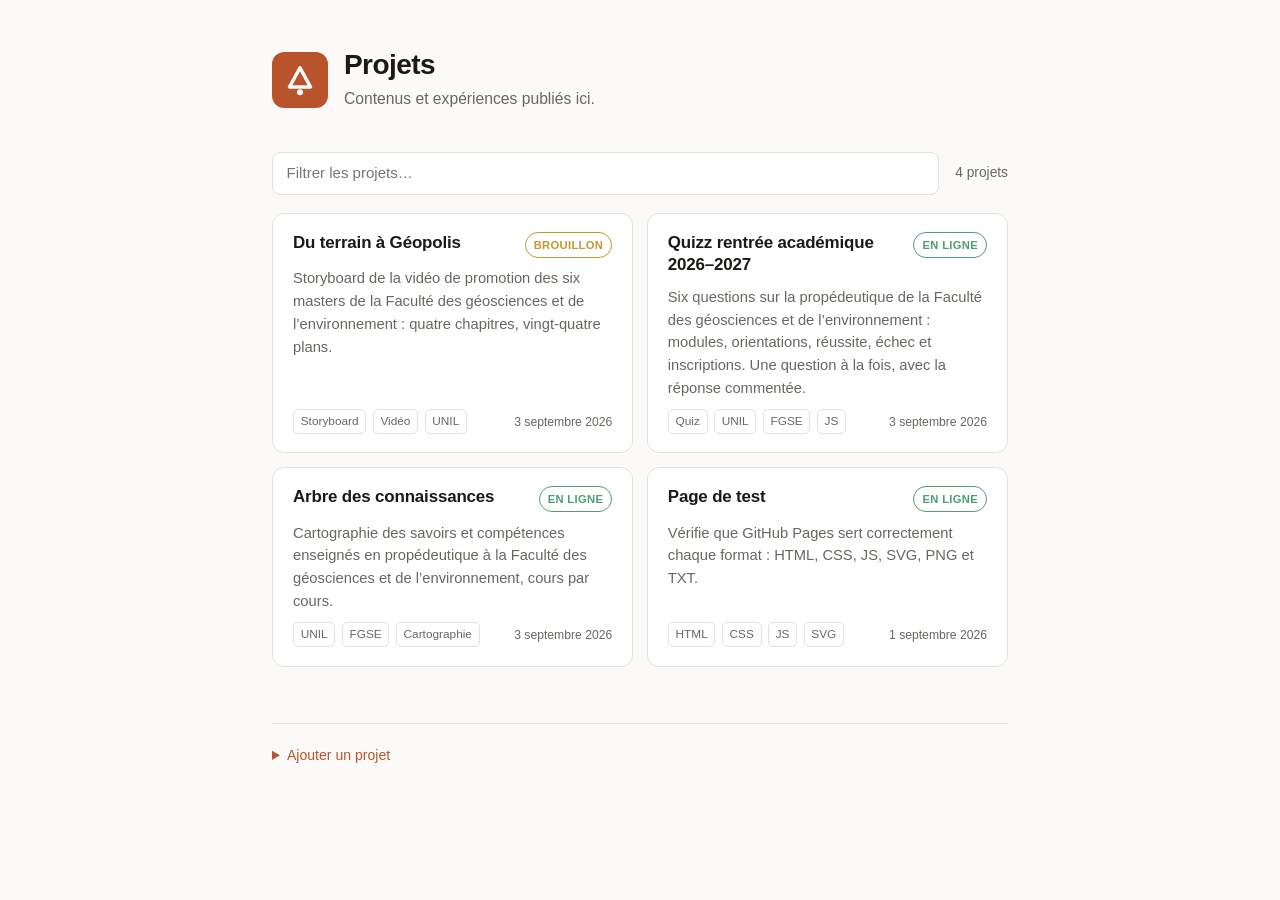
<file: index.html>
<!doctype html>
<html lang="fr">
<head>
<meta charset="utf-8">
<meta name="viewport" content="width=device-width, initial-scale=1">
<title>Projets — Johann Lüthi</title>
<meta name="description" content="Index des projets et contenus publiés.">
<link rel="stylesheet" href="style.css">
<link rel="icon" href="logo.svg">
</head>
<body>
<main>
  <header>
    <img src="logo.svg" alt="">
    <div>
      <h1>Projets</h1>
      <p class="sous-titre">Contenus et expériences publiés ici.</p>
    </div>
  </header>

  <div class="barre">
    <input id="filtre" type="search" placeholder="Filtrer les projets…" aria-label="Filtrer les projets" hidden>
    <span id="compteur" class="compteur">chargement…</span>
  </div>

  <div id="liste" class="projets"></div>

  <p id="erreur" class="message message-erreur" hidden></p>

  <div id="vide" class="message" hidden>
    Aucun projet pour l'instant. Ajoute une entrée dans <code>projects.json</code>.
  </div>

  <noscript>
    <p class="message">La liste est générée en JavaScript.
    Sans JS, consulte <a href="projects.json">projects.json</a>.</p>
  </noscript>

  <footer>
    <details>
      <summary>Ajouter un projet</summary>
      <p>Crée un dossier (ex. <code>mon-projet/</code>) contenant un <code>index.html</code>,
      puis ajoute une entrée dans <code>projects.json</code> :</p>
      <pre><code>{
  "titre": "Mon projet",
  "url": "mon-projet/",
  "description": "En une phrase.",
  "tags": ["HTML", "SVG"],
  "date": "2026-09-01",
  "statut": "en ligne"
}</code></pre>
      <p><code>statut</code> accepte <code>en ligne</code>, <code>brouillon</code> ou
      <code>archivé</code>. Le tri se fait par date, la plus récente en premier.
      Puis <code>git add -A &amp;&amp; git commit -m "maj" &amp;&amp; git push</code>.</p>
    </details>
  </footer>
</main>
<script src="hub.js"></script>
</body>
</html>
</file>
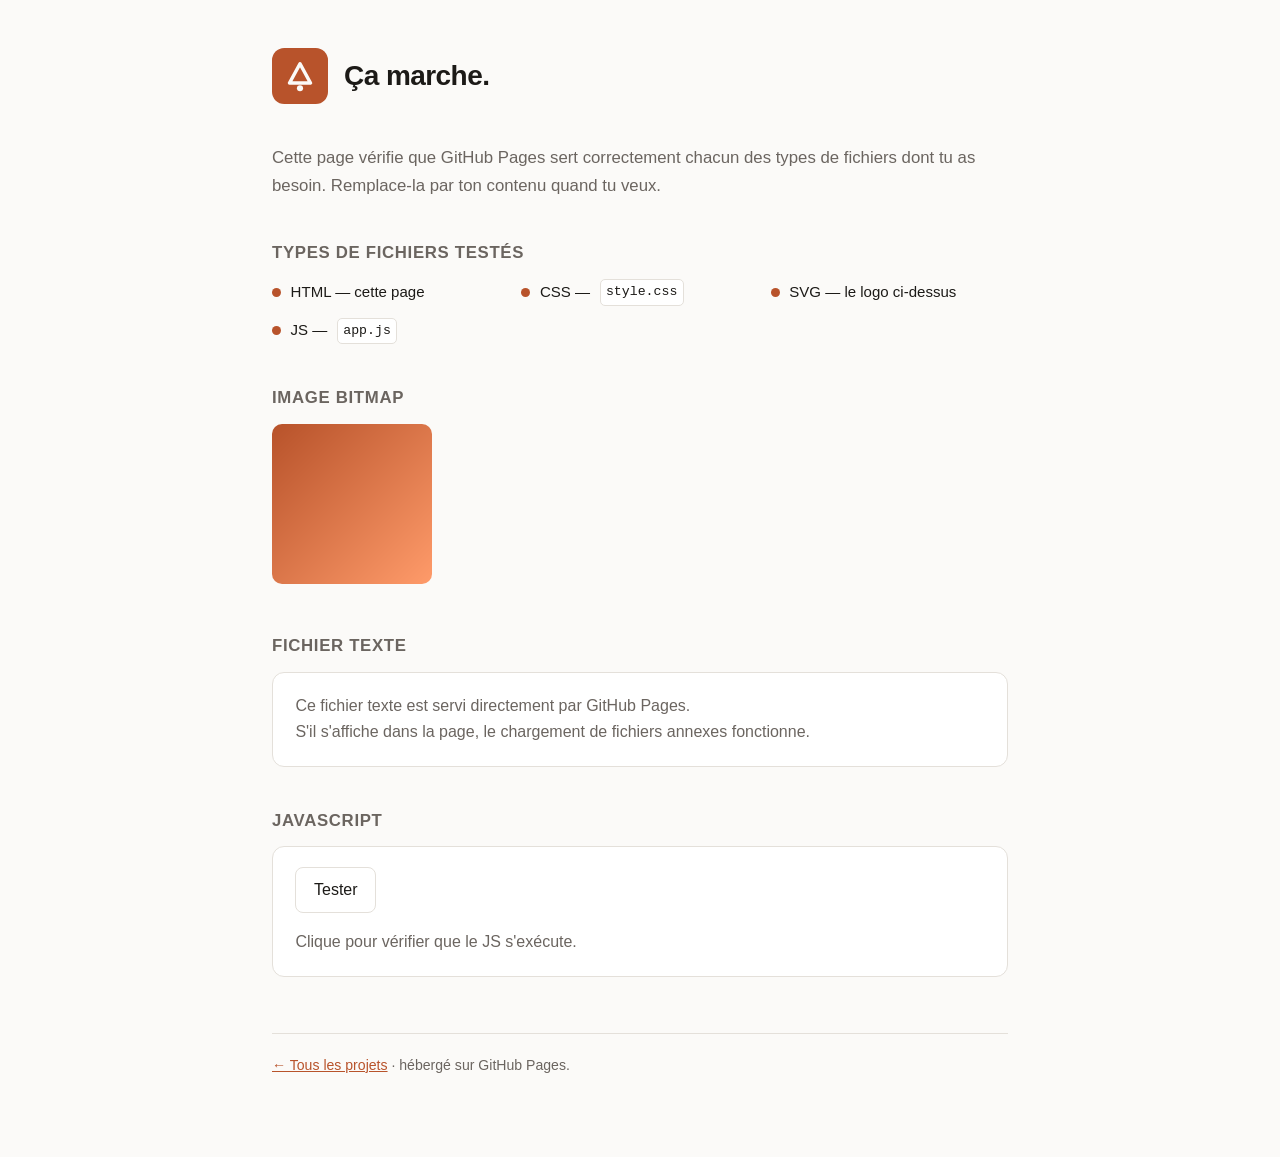
<file: demo/index.html>
<!doctype html>
<html lang="fr">
<head>
<meta charset="utf-8">
<meta name="viewport" content="width=device-width, initial-scale=1">
<title>Page de test — GitHub Pages</title>
<link rel="stylesheet" href="../style.css">
<link rel="icon" href="../logo.svg">
</head>
<body>
<main>
  <header>
    <img src="../logo.svg" alt="">
    <h1>Ça marche.</h1>
  </header>

  <p class="lead">Cette page vérifie que GitHub Pages sert correctement chacun des
  types de fichiers dont tu as besoin. Remplace-la par ton contenu quand tu veux.</p>

  <h2>Types de fichiers testés</h2>
  <div class="grid">
    <div class="check"><span class="dot"></span> HTML — cette page</div>
    <div class="check"><span class="dot"></span> CSS — <code>style.css</code></div>
    <div class="check"><span class="dot"></span> SVG — le logo ci-dessus</div>
    <div class="check"><span class="dot"></span> JS — <code>app.js</code></div>
  </div>

  <h2>Image bitmap</h2>
  <p><img src="degrade.png" alt="Dégradé de test" width="160" height="160" style="border-radius:10px"></p>

  <h2>Fichier texte</h2>
  <div class="card"><p id="txt" style="margin:0;white-space:pre-wrap;color:var(--muted)">chargement…</p></div>

  <h2>JavaScript</h2>
  <div class="card">
    <p><button id="ping" type="button">Tester</button></p>
    <p id="out" style="margin:0;color:var(--muted)">Clique pour vérifier que le JS s'exécute.</p>
  </div>

  <footer>
    <a href="../">← Tous les projets</a> · hébergé sur GitHub Pages.
  </footer>
</main>
<script src="app.js"></script>
</body>
</html>
</file>
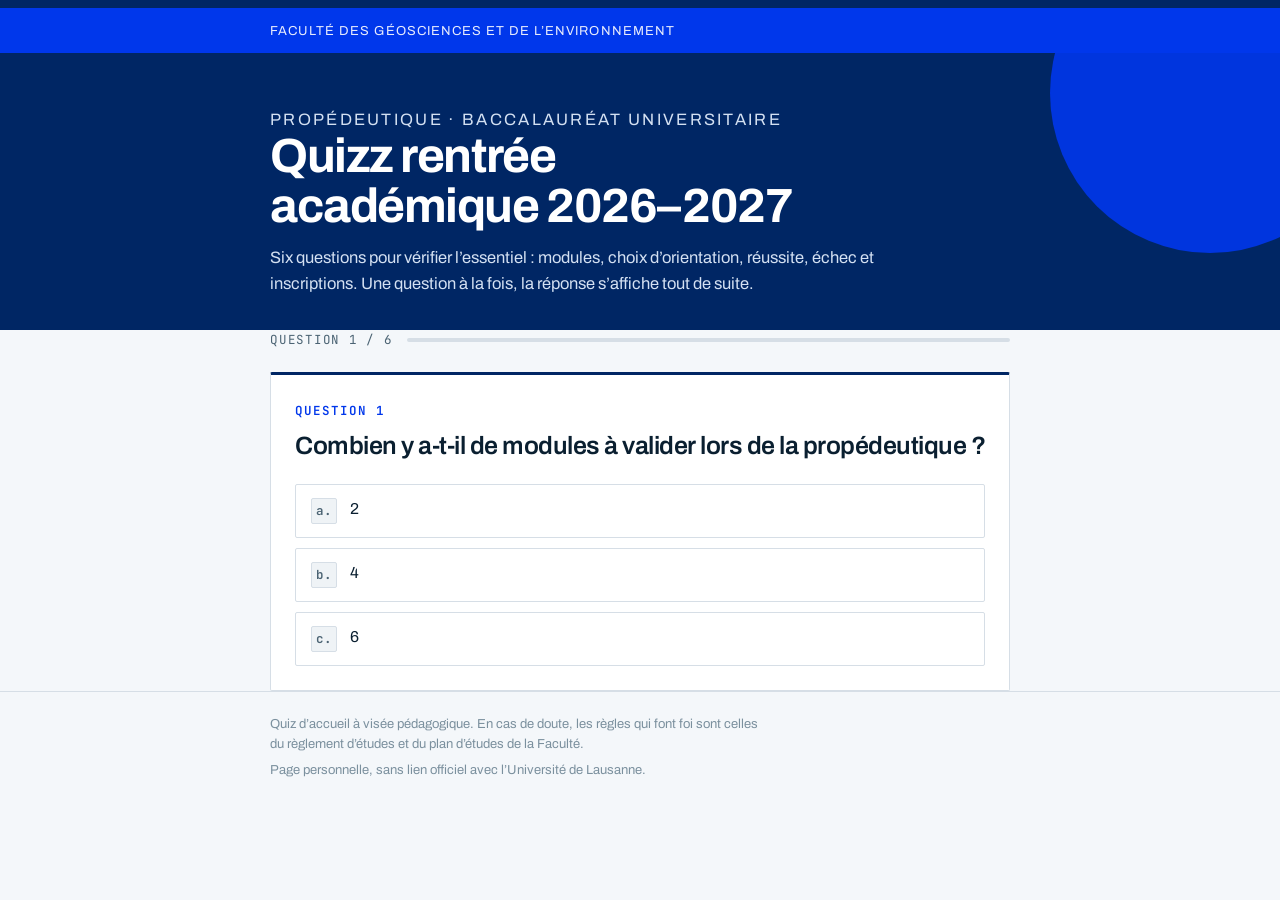
<file: quiz-rentree-fgse/index.html>
<!doctype html>
<html lang="fr">
<head>
<meta charset="utf-8">
<meta name="viewport" content="width=device-width, initial-scale=1">
<title>Quizz rentrée académique 2026–2027</title>
<meta name="description" content="Six questions pour vérifier l'essentiel de la propédeutique : modules, orientations, réussite, échec et inscriptions.">
<meta name="robots" content="noindex">
<link rel="icon" href="favicon.svg" type="image/svg+xml">
<link rel="preconnect" href="https://fonts.googleapis.com">
<link rel="preconnect" href="https://fonts.gstatic.com" crossorigin>
<link rel="stylesheet" href="https://fonts.googleapis.com/css2?family=Archivo:wght@400;500;600;700&family=JetBrains+Mono:wght@400;600&display=swap">
<style>
:root{
  color-scheme:light;
  --brand:#0037eb; --marine:#002664; --on-blue:#ffffff;
  --bg:#f4f7fa; --surface:#ffffff; --surface-2:#eff3f6;
  --ink:#0a1f30; --ink-2:#4b6373; --ink-3:#7b909e;
  --line:#d6dee6; --line-soft:#e6ecf1;
  --ok-bg:#e4f0e8; --ok-line:#2e7d51; --ok-ink:#1d5c39;
  --ko-bg:#f7e7e7; --ko-line:#b4413c; --ko-ink:#8d2f2b;
}
*{box-sizing:border-box}
body{margin:0;background:var(--bg);color:var(--ink);font-family:Archivo,"Helvetica Neue",Arial,sans-serif;font-size:16px;line-height:1.55;-webkit-font-smoothing:antialiased}
.wrap{max-width:780px;margin:0 auto;padding:0 20px}
a{color:var(--brand)}
:focus-visible{outline:none;box-shadow:0 0 0 2px var(--surface),0 0 0 4px var(--brand);border-radius:2px}

.band-marine{background:var(--marine);height:8px}
.band-brand{background:var(--brand);color:var(--on-blue)}
.band-brand .wrap{padding-top:10px;padding-bottom:10px}
.band-brand .fac{font-size:13px;letter-spacing:.08em;text-transform:uppercase;opacity:.9}

.hero{background:var(--marine);color:#fff;position:relative;overflow:hidden}
.hero .wrap{padding:40px 20px 34px;position:relative;z-index:1}
.hero-circle{position:absolute;right:-90px;top:-120px;width:320px;height:320px;border-radius:50%;background:var(--brand);opacity:.9}
.eyebrow{font-size:12.5px;letter-spacing:.14em;text-transform:uppercase;color:#a9c0ff;margin:0 0 12px}
h1{font-size:clamp(30px,5.5vw,48px);line-height:1.03;letter-spacing:-.03em;margin:0;font-weight:700;text-wrap:balance}
.hero p{max-width:38em;margin:14px 0 0;color:#d3e0f2;font-size:16.5px}

main{padding:34px 0 56px}

/* progression */
.progress{display:flex;align-items:center;gap:14px;margin:0 0 22px}
.progress .lbl{font-family:"JetBrains Mono",ui-monospace,monospace;font-size:12.5px;letter-spacing:.06em;text-transform:uppercase;color:var(--ink-2);font-variant-numeric:tabular-nums;white-space:nowrap}
.bar{flex:1;height:4px;background:var(--line);border-radius:2px;overflow:hidden}
.bar i{display:block;height:100%;background:var(--brand);width:0;transition:width .35s ease}

/* carte question */
.card{background:var(--surface);border:1px solid var(--line);border-top:3px solid var(--marine);border-radius:2px;padding:26px 24px 24px}
.qnum{font-family:"JetBrains Mono",monospace;font-size:12.5px;font-weight:600;letter-spacing:.08em;color:var(--brand);margin:0 0 10px;text-transform:uppercase}
.qtext{font-size:clamp(20px,3vw,25px);line-height:1.28;letter-spacing:-.02em;margin:0;font-weight:600;text-wrap:pretty}
.hint{margin:10px 0 0;font-size:13.5px;color:var(--ink-3)}

.options{list-style:none;margin:22px 0 0;padding:0;display:flex;flex-direction:column;gap:10px}
.opt{width:100%;display:flex;gap:13px;align-items:flex-start;text-align:left;font:inherit;color:inherit;
     background:var(--surface);border:1px solid var(--line);border-radius:2px;padding:13px 15px;cursor:pointer;
     transition:border-color .15s ease,background .15s ease}
.opt:hover:not(:disabled){border-color:var(--brand);background:var(--surface-2)}
.opt:disabled{cursor:default}
.opt .k{flex:none;width:26px;height:26px;display:grid;place-items:center;border:1px solid var(--line);border-radius:2px;
        font-family:"JetBrains Mono",monospace;font-size:12.5px;font-weight:600;color:var(--ink-2);background:var(--surface-2)}
.opt .t{flex:1;font-size:15.8px;line-height:1.45}
.opt .mark{flex:none;font-family:"JetBrains Mono",monospace;font-size:13px;font-weight:600;opacity:0;white-space:nowrap;padding-top:3px}
.opt.is-ok{border-color:var(--ok-line);background:var(--ok-bg)}
.opt.is-ok .k{border-color:var(--ok-line);background:var(--ok-line);color:#fff}
.opt.is-ok .mark{opacity:1;color:var(--ok-ink)}
.opt.is-ko{border-color:var(--ko-line);background:var(--ko-bg)}
.opt.is-ko .k{border-color:var(--ko-line);background:var(--ko-line);color:#fff}
.opt.is-ko .mark{opacity:1;color:var(--ko-ink)}
.opt.is-dim{opacity:.55}

/* retour */
.feedback{margin:22px 0 0;border-left:3px solid var(--brand);background:var(--surface-2);padding:15px 17px;border-radius:0 2px 2px 0}
.feedback .verdict{display:block;font-size:11.5px;font-weight:700;letter-spacing:.12em;text-transform:uppercase;margin:0 0 6px}
.feedback.ok .verdict{color:var(--ok-ink)}
.feedback.ko .verdict{color:var(--ko-ink)}
.feedback.ok{border-left-color:var(--ok-line)}
.feedback.ko{border-left-color:var(--ko-line)}
.feedback p{margin:0;font-size:15.5px;color:var(--ink);max-width:60ch}
.feedback p + p{margin-top:8px;color:var(--ink-2);font-size:14.5px}

.actions{display:flex;gap:12px;align-items:center;flex-wrap:wrap;margin:24px 0 0}
.btn{font:inherit;font-weight:600;font-size:15.5px;border:1px solid var(--brand);background:var(--brand);color:#fff;
     padding:11px 20px;border-radius:2px;cursor:pointer}
.btn:hover{background:#0030cf;border-color:#0030cf}
.btn.ghost{background:transparent;color:var(--brand)}
.btn.ghost:hover{background:var(--surface-2)}
.kbd{font-size:13px;color:var(--ink-3)}
.kbd b{font-family:"JetBrains Mono",monospace;font-weight:600;border:1px solid var(--line);background:var(--surface-2);
       border-radius:2px;padding:1px 5px;color:var(--ink-2)}

/* écran final */
.score{font-family:"JetBrains Mono",monospace;font-size:clamp(46px,11vw,76px);font-weight:600;line-height:1;
       letter-spacing:-.04em;color:var(--brand);font-variant-numeric:tabular-nums;margin:6px 0 0}
.score span{color:var(--ink-3);font-size:.42em}
.recap{list-style:none;margin:26px 0 0;padding:0;display:flex;flex-direction:column;gap:8px}
.recap li{display:flex;gap:11px;align-items:baseline;font-size:15px;border-bottom:1px solid var(--line-soft);padding-bottom:8px}
.recap li:last-child{border-bottom:0}
.recap .st{flex:none;width:22px;height:22px;display:grid;place-items:center;border-radius:2px;font-family:"JetBrains Mono",monospace;
           font-size:12px;font-weight:600;color:#fff}
.recap .st.ok{background:var(--ok-line)}
.recap .st.ko{background:var(--ko-line)}
.recap .lb{flex:1;color:var(--ink-2);line-height:1.4}

footer{border-top:1px solid var(--line);padding:22px 0 40px}
footer p{margin:0;font-size:13px;color:var(--ink-3);max-width:70ch}
footer p + p{margin-top:6px}

@media (max-width:520px){
  .card{padding:20px 16px}
  .opt{padding:12px}
  .actions .kbd{display:none}
}
@media (prefers-reduced-motion:reduce){*{transition:none!important}}
</style>
</head>
<body>

<div class="band-marine"></div>
<div class="band-brand"><div class="wrap"><span class="fac">Faculté des géosciences et de l’environnement</span></div></div>

<header class="hero">
  <div class="hero-circle" aria-hidden="true"></div>
  <div class="wrap">
    <p class="eyebrow">Propédeutique · Baccalauréat universitaire</p>
    <h1>Quizz rentrée académique 2026–2027</h1>
    <p>Six questions pour vérifier l’essentiel : modules, choix d’orientation, réussite, échec et inscriptions. Une question à la fois, la réponse s’affiche tout de suite.</p>
  </div>
</header>

<main class="wrap">
  <div class="progress" id="progress">
    <span class="lbl" id="plabel">Question 1 / 6</span>
    <span class="bar"><i id="pbar"></i></span>
  </div>
  <div id="app" aria-live="polite"></div>
</main>

<footer><div class="wrap">
  <p>Quiz d’accueil à visée pédagogique. En cas de doute, les règles qui font foi sont celles du règlement d’études et du plan d’études de la Faculté.</p>
  <p>Page personnelle, sans lien officiel avec l’Université de Lausanne.</p>
</div></footer>

<script>
(function(){
  "use strict";

  var QUESTIONS = [
    {
      q:"Combien y a-t-il de modules à valider lors de la propédeutique ?",
      options:["2","4","6"],
      correct:[1],
      answer:"<b>4 modules</b> à valider entre le semestre d’automne (SA) et le semestre de printemps (SP), pour un total de <b>60 ECTS</b>.",
      recap:"4 modules, 60 ECTS sur l’année"
    },
    {
      q:"Comment choisir mon orientation entre géographie, sciences de l’environnement et géologie ?",
      options:[
        "En m’inscrivant sur Moodle.",
        "En écrivant un email au secrétariat.",
        "En m’inscrivant aux cours par mon compte MyUnil."
      ],
      correct:[2],
      answer:"Le choix de l’orientation se fait <b>au niveau des modules, depuis votre compte MyUnil</b>.",
      note:"Il peut être modifié au semestre de printemps, selon les orientations.",
      recap:"L’orientation se choisit sur MyUnil"
    },
    {
      q:"J’hésite entre l’orientation géologie et sciences de l’environnement et géographie et sciences de l’environnement. Que dois-je faire ?",
      options:[
        "Suivre les excursions en sciences de l’environnement au semestre d’automne.",
        "Suivre seulement les cours de mon orientation.",
        "Suivre le cours éléments d’écologie, en plus de mon cursus."
      ],
      correct:[0],
      answer:"Suivre les <b>excursions en sciences de l’environnement</b>, dans le <b>module 2</b>.",
      note:"Si vous n’arrivez pas à le faire, un travail complémentaire vous sera demandé pendant le semestre de printemps de 1ʳᵉ année, sur un thème communiqué par les enseignant·es responsables des excursions.",
      recap:"Excursions en sciences de l’environnement (module 2)"
    },
    {
      q:"Qu’est-ce qu’un module réussi ?",
      options:[
        "Un module est réussi lorsque toutes mes évaluations du module ont une note supérieure à 4.00.",
        "Un module est réussi lorsque la moyenne du module est égale ou supérieure à 4.00.",
        "Un module est réussi lorsqu’il n’y a pas de note en dessous de 3.00."
      ],
      correct:[1],
      answer:"Un module est réussi lorsque <b>la moyenne du module est égale ou supérieure à 4.00</b>.",
      note:"C’est la moyenne qui compte : une note isolée sous 4.00 ne fait pas échouer le module.",
      recap:"Moyenne du module ≥ 4.00"
    },
    {
      q:"Mon module est en échec. Quelles sont mes alternatives ?",
      options:[
        "Resuivre tous les cours l’année prochaine et revalider toutes les évaluations, quelle que soit la note.",
        "Choisir les notes de son choix en dessous de 4.00 et les repasser à la session de rattrapage ou à la session usuelle (hiver ou été).",
        "Repasser toutes les notes en dessous de 4.00 à la session de rattrapage, ou suivre les cours l’année suivante et repasser les évaluations à la session d’hiver ou à la session d’été."
      ],
      correct:[2],
      answer:"Vous devez repasser <b>toutes</b> les notes en dessous de 4.00 du module en échec.",
      note:"Les notes égales ou supérieures à 4.00 restent acquises. La note de la deuxième tentative est celle reprise dans le calcul de la moyenne.",
      recap:"Toutes les notes < 4.00 sont à repasser"
    },
    {
      q:"Quelle est la priorité jusqu’au 11 octobre 2026 ?",
      options:[
        "Suivre le compte FGSE sur Instagram.",
        "S’abonner aux Moodles des cours.",
        "S’inscrire aux enseignements sur MyUnil."
      ],
      correct:[0,1,2],
      all:true,
      answer:"<b>Les 3</b> 😉",
      note:"La plus urgente reste l’inscription aux enseignements sur MyUnil : le délai du 11 octobre 2026 ne se rattrape pas.",
      recap:"Les 3 — et surtout les inscriptions sur MyUnil"
    }
  ];

  var KEYS = ["a","b","c","d","e"];
  var app = document.getElementById("app");
  var pbar = document.getElementById("pbar");
  var plabel = document.getElementById("plabel");
  var progress = document.getElementById("progress");

  var i = 0;              // index de la question courante
  var answered = false;   // la question courante a-t-elle été répondue
  var results = [];       // true/false par question
  var started = false;    // évite de voler le focus (et de faire défiler) au chargement

  function el(tag, cls, txt){
    var n = document.createElement(tag);
    if (cls) n.className = cls;
    if (txt != null) n.textContent = txt;
    return n;
  }

  var SMOOTH = window.matchMedia && window.matchMedia("(prefers-reduced-motion: reduce)").matches ? "auto" : "smooth";

  // Défilement piloté par une cible chiffrée : le lissé est un bonus, jamais
  // une dépendance (un onglet en arrière-plan suspend l'animation → repli sec).
  function scrollToY(y){
    var max = Math.max(0, document.documentElement.scrollHeight - window.innerHeight);
    y = Math.max(0, Math.min(Math.round(y), max));
    if (Math.abs(window.scrollY - y) < 2) return;
    try { window.scrollTo({top:y, behavior:SMOOTH}); }
    catch (err) { window.scrollTo(0, y); }
    if (SMOOTH === "smooth"){
      setTimeout(function(){
        if (Math.abs(window.scrollY - y) > 4) window.scrollTo(0, y);
      }, 450);
    }
  }

  // amène le BAS de l'élément dans le champ de vision : sur mobile le bouton
  // « question suivante » tombe sinon sous la ligne de flottaison.
  function revealBottom(node){
    if (!node) return;
    var over = node.getBoundingClientRect().bottom - (window.innerHeight - 12);
    if (over > 0) scrollToY(window.scrollY + over);
  }

  // remonte sur l'énoncé si le haut de la carte est passé au-dessus de l'écran.
  function revealTop(node){
    if (!node) return;
    var top = node.getBoundingClientRect().top;
    if (top < 0) scrollToY(window.scrollY + top - 12);
  }

  function setProgress(){
    progress.style.display = "";
    plabel.textContent = "Question " + (i + 1) + " / " + QUESTIONS.length;
    pbar.style.width = ((answered ? i + 1 : i) / QUESTIONS.length * 100) + "%";
  }

  function render(){
    var Q = QUESTIONS[i];
    answered = false;
    setProgress();
    app.innerHTML = "";

    var card = el("div", "card");
    card.appendChild(el("p", "qnum", "Question " + (i + 1)));
    card.appendChild(el("h2", "qtext", Q.q));

    var ul = el("ul", "options");
    Q.options.forEach(function(text, k){
      var li = el("li");
      var b = el("button", "opt");
      b.type = "button";
      b.appendChild(el("span", "k", KEYS[k] + "."));
      b.appendChild(el("span", "t", text));
      b.appendChild(el("span", "mark", ""));
      b.addEventListener("click", function(){ choose(k); });
      li.appendChild(b);
      ul.appendChild(li);
    });
    card.appendChild(ul);

    var slot = el("div");
    slot.id = "slot";
    card.appendChild(slot);

    app.appendChild(card);
    if (started){
      var first = app.querySelector(".opt");
      if (first) first.focus({preventScroll:true});
      revealTop(card);
    }
    started = true;
  }

  function choose(k){
    if (answered) return;
    answered = true;

    var Q = QUESTIONS[i];
    var ok = Q.correct.indexOf(k) !== -1;
    results[i] = ok;

    var btns = app.querySelectorAll(".opt");
    Array.prototype.forEach.call(btns, function(b, n){
      b.disabled = true;
      var isCorrect = Q.correct.indexOf(n) !== -1;
      if (isCorrect){
        b.classList.add("is-ok");
        b.querySelector(".mark").textContent = "✓";
      } else if (n === k){
        b.classList.add("is-ko");
        b.querySelector(".mark").textContent = "✗";
      } else {
        b.classList.add("is-dim");
      }
    });

    var fb = el("div", "feedback " + (ok ? "ok" : "ko"));
    var verdict = el("strong", "verdict", Q.all ? "Bien vu — et les autres aussi" : (ok ? "Correct" : "Pas tout à fait"));
    fb.appendChild(verdict);
    var p = el("p");
    p.innerHTML = Q.answer;
    fb.appendChild(p);
    if (Q.note){
      var p2 = el("p");
      p2.innerHTML = Q.note;
      fb.appendChild(p2);
    }

    var acts = el("div", "actions");
    var next = el("button", "btn", i + 1 < QUESTIONS.length ? "Question suivante" : "Voir mon résultat");
    next.type = "button";
    next.addEventListener("click", advance);
    acts.appendChild(next);
    var kbd = el("span", "kbd");
    kbd.innerHTML = "ou touche <b>Entrée</b>";
    acts.appendChild(kbd);

    var slot = document.getElementById("slot");
    slot.appendChild(fb);
    slot.appendChild(acts);

    setProgress();
    next.focus({preventScroll:true});
    revealBottom(acts);
  }

  function advance(){
    if (i + 1 < QUESTIONS.length){ i++; render(); }
    else finish();
  }

  function finish(){
    var good = results.filter(Boolean).length;
    var total = QUESTIONS.length;
    progress.style.display = "none";
    app.innerHTML = "";

    var card = el("div", "card");
    card.appendChild(el("p", "qnum", "Résultat"));

    var sc = el("p", "score");
    sc.appendChild(document.createTextNode(String(good)));
    sc.appendChild(el("span", null, " / " + total));
    card.appendChild(sc);

    var msg;
    if (good === total) msg = "Sans faute. L’essentiel de la propédeutique est en place — il ne reste plus qu’à ne pas manquer le délai du 11 octobre 2026.";
    else if (good >= total - 2) msg = "Bonne base. Relisez les points manqués ci-dessous : ce sont exactement ceux qui coûtent cher au moment des sessions.";
    else msg = "À revoir tranquillement. Les règles de modules et de sessions se lisent dans le règlement d’études ; le secrétariat de la Faculté répond aussi aux questions.";
    var m = el("p", "hint", msg);
    m.style.fontSize = "15.5px";
    m.style.color = "var(--ink-2)";
    m.style.maxWidth = "60ch";
    card.appendChild(m);

    var ul = el("ul", "recap");
    QUESTIONS.forEach(function(Q, n){
      var li = el("li");
      var st = el("span", "st " + (results[n] ? "ok" : "ko"), results[n] ? "✓" : "✗");
      li.appendChild(st);
      var lb = el("span", "lb");
      lb.appendChild(el("b", null, "Q" + (n + 1) + " — "));
      lb.appendChild(document.createTextNode(Q.recap));
      li.appendChild(lb);
      ul.appendChild(li);
    });
    card.appendChild(ul);

    var acts = el("div", "actions");
    var again = el("button", "btn ghost", "Recommencer");
    again.type = "button";
    again.addEventListener("click", function(){ i = 0; results = []; render(); });
    acts.appendChild(again);
    card.appendChild(acts);

    app.appendChild(card);
    again.focus({preventScroll:true});
    revealTop(card);
  }

  document.addEventListener("keydown", function(e){
    if (e.metaKey || e.ctrlKey || e.altKey) return;
    var key = e.key.toLowerCase();
    if (!answered){
      var n = KEYS.indexOf(key);
      if (n === -1 && /^[1-9]$/.test(key)) n = parseInt(key, 10) - 1;
      var btns = app.querySelectorAll(".opt");
      if (n >= 0 && n < btns.length){ e.preventDefault(); choose(n); }
    } else if (key === "enter" || key === " "){
      var btn = app.querySelector(".actions .btn");
      if (btn && document.activeElement !== btn){ e.preventDefault(); btn.click(); }
    }
  });

  render();
})();
</script>
</body>
</html>
</file>
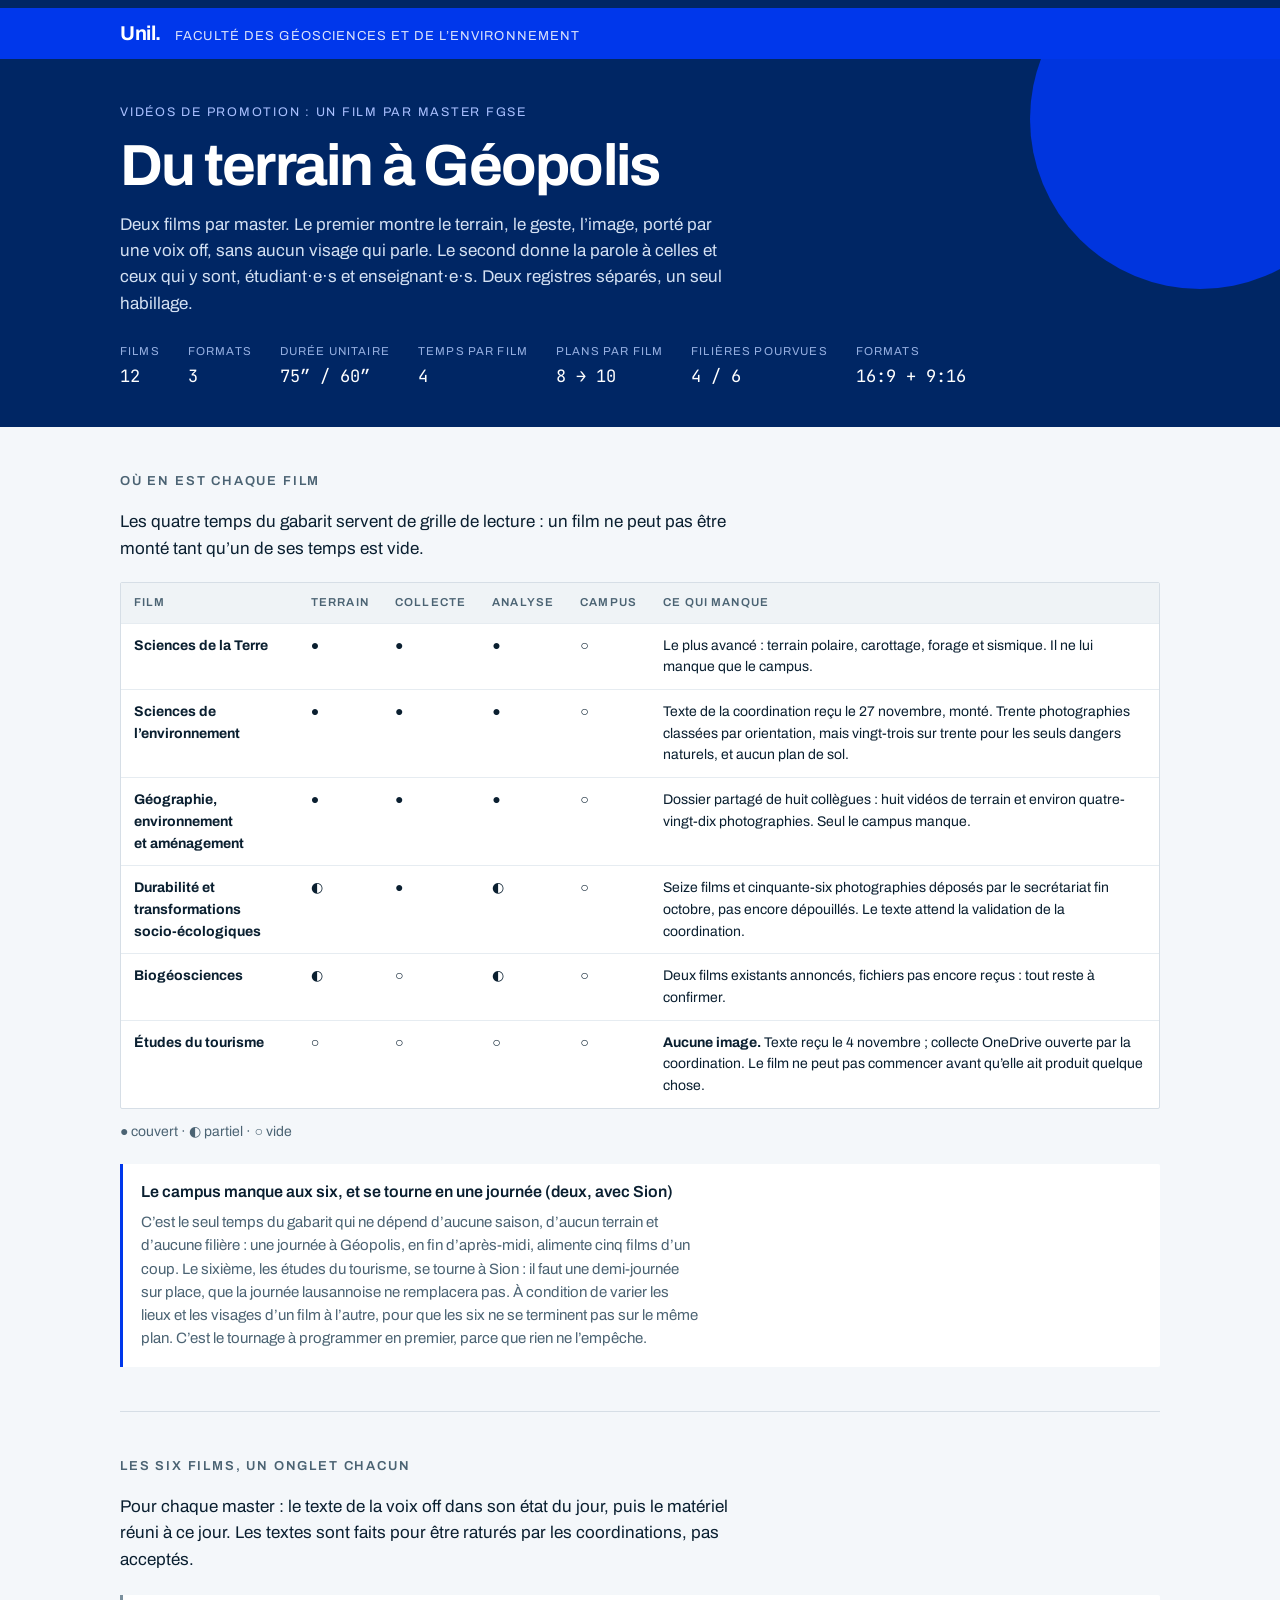
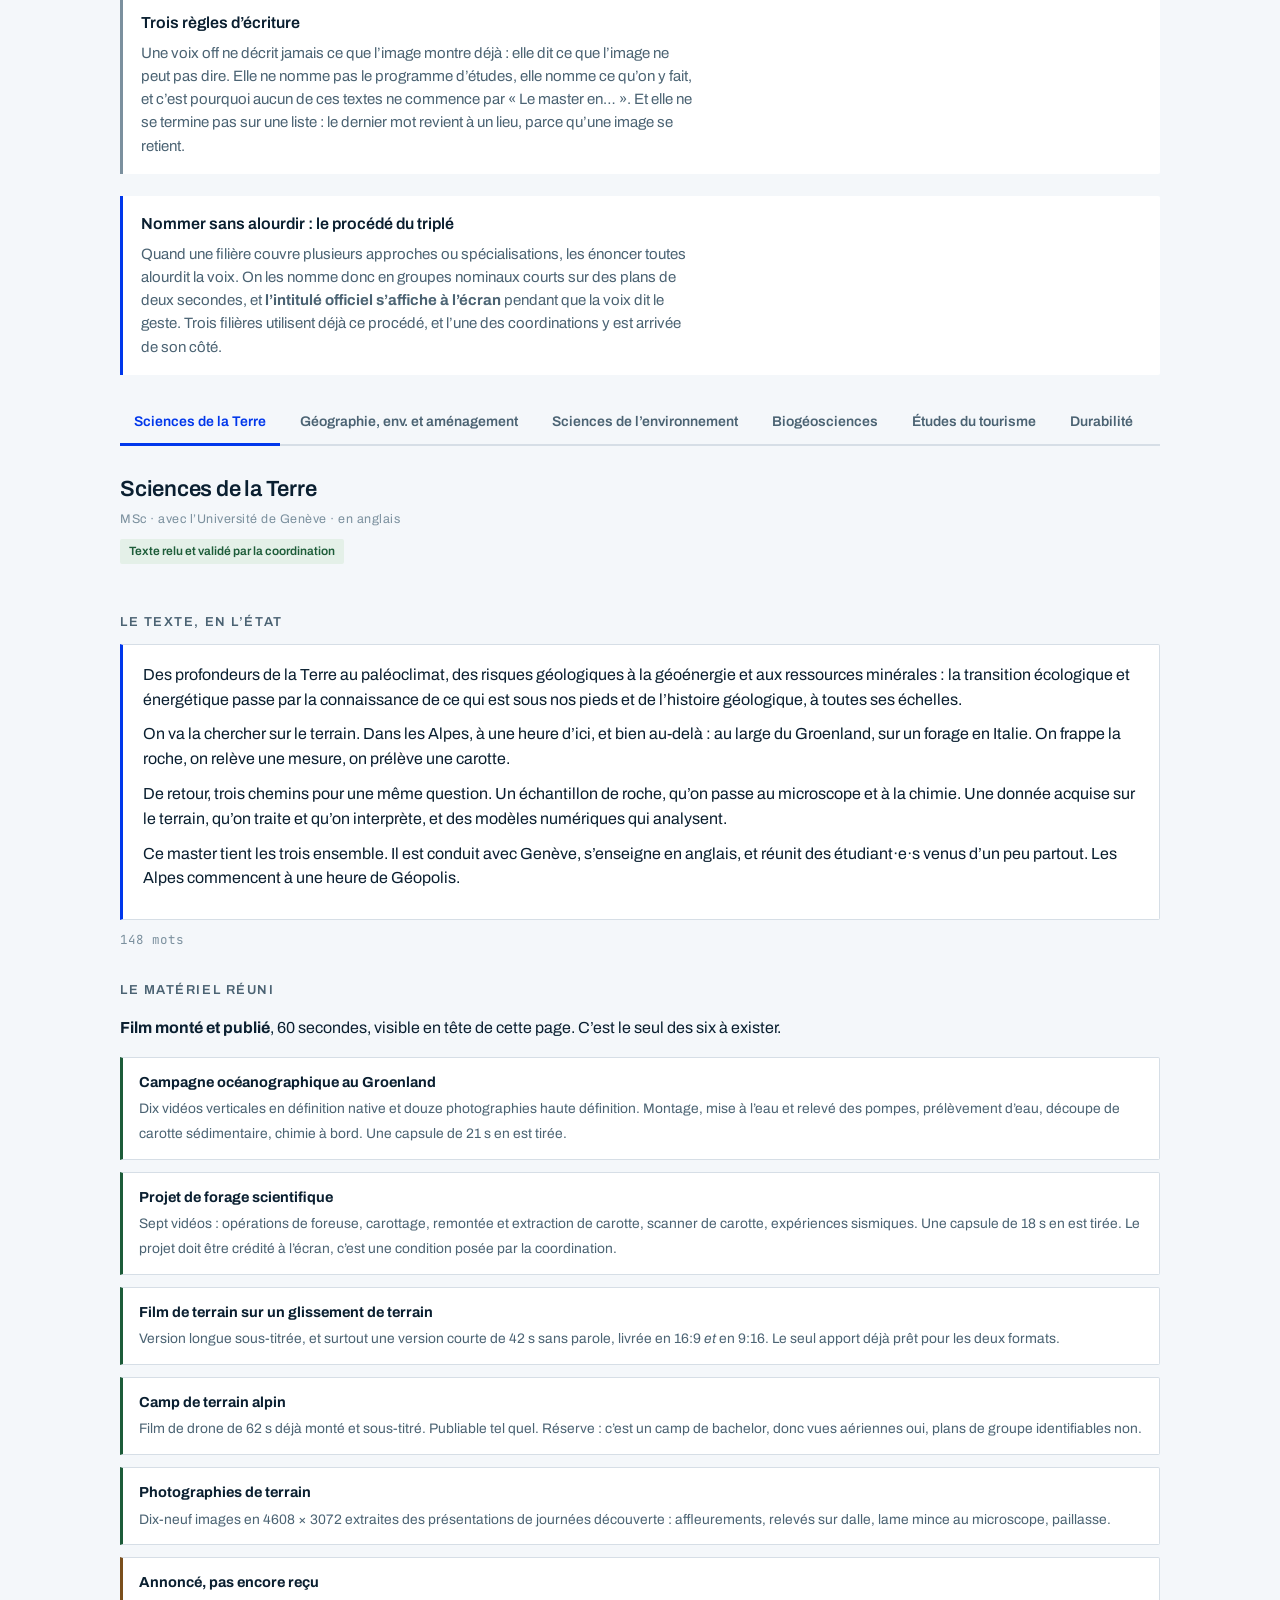
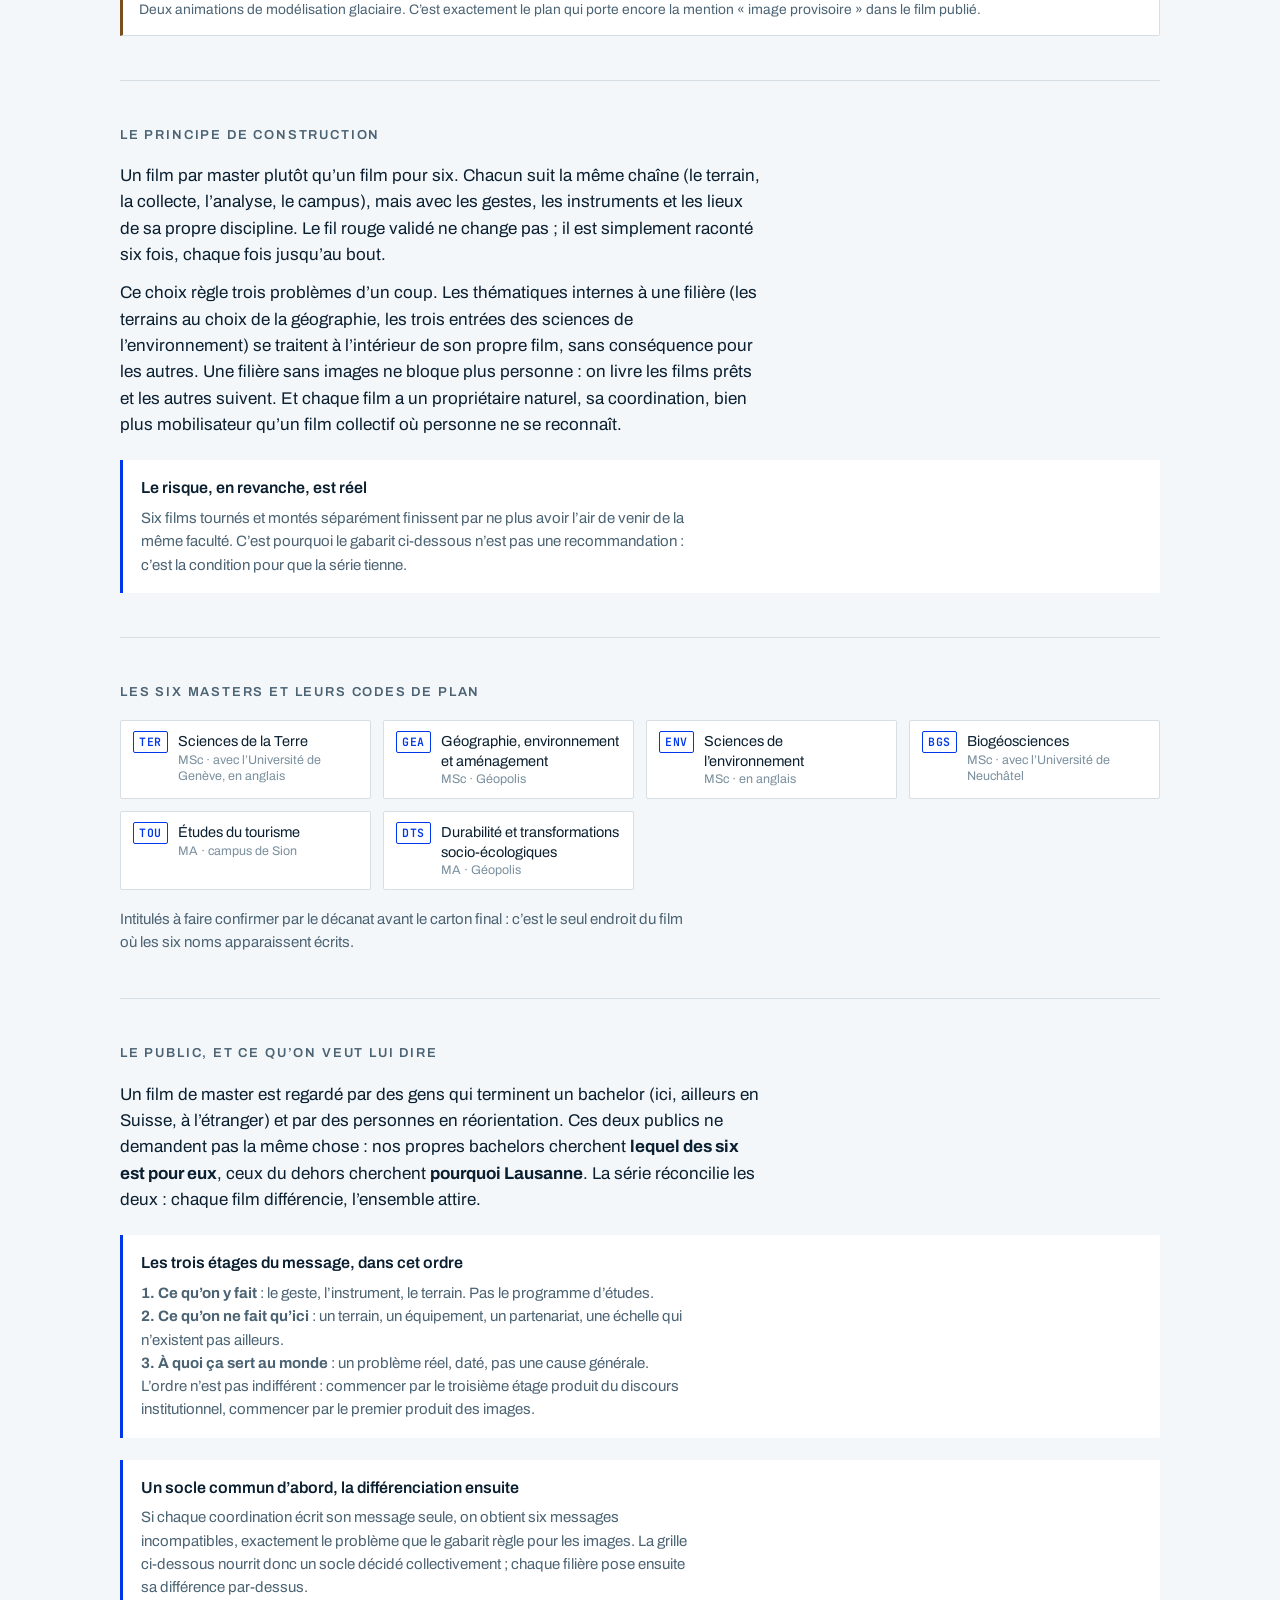
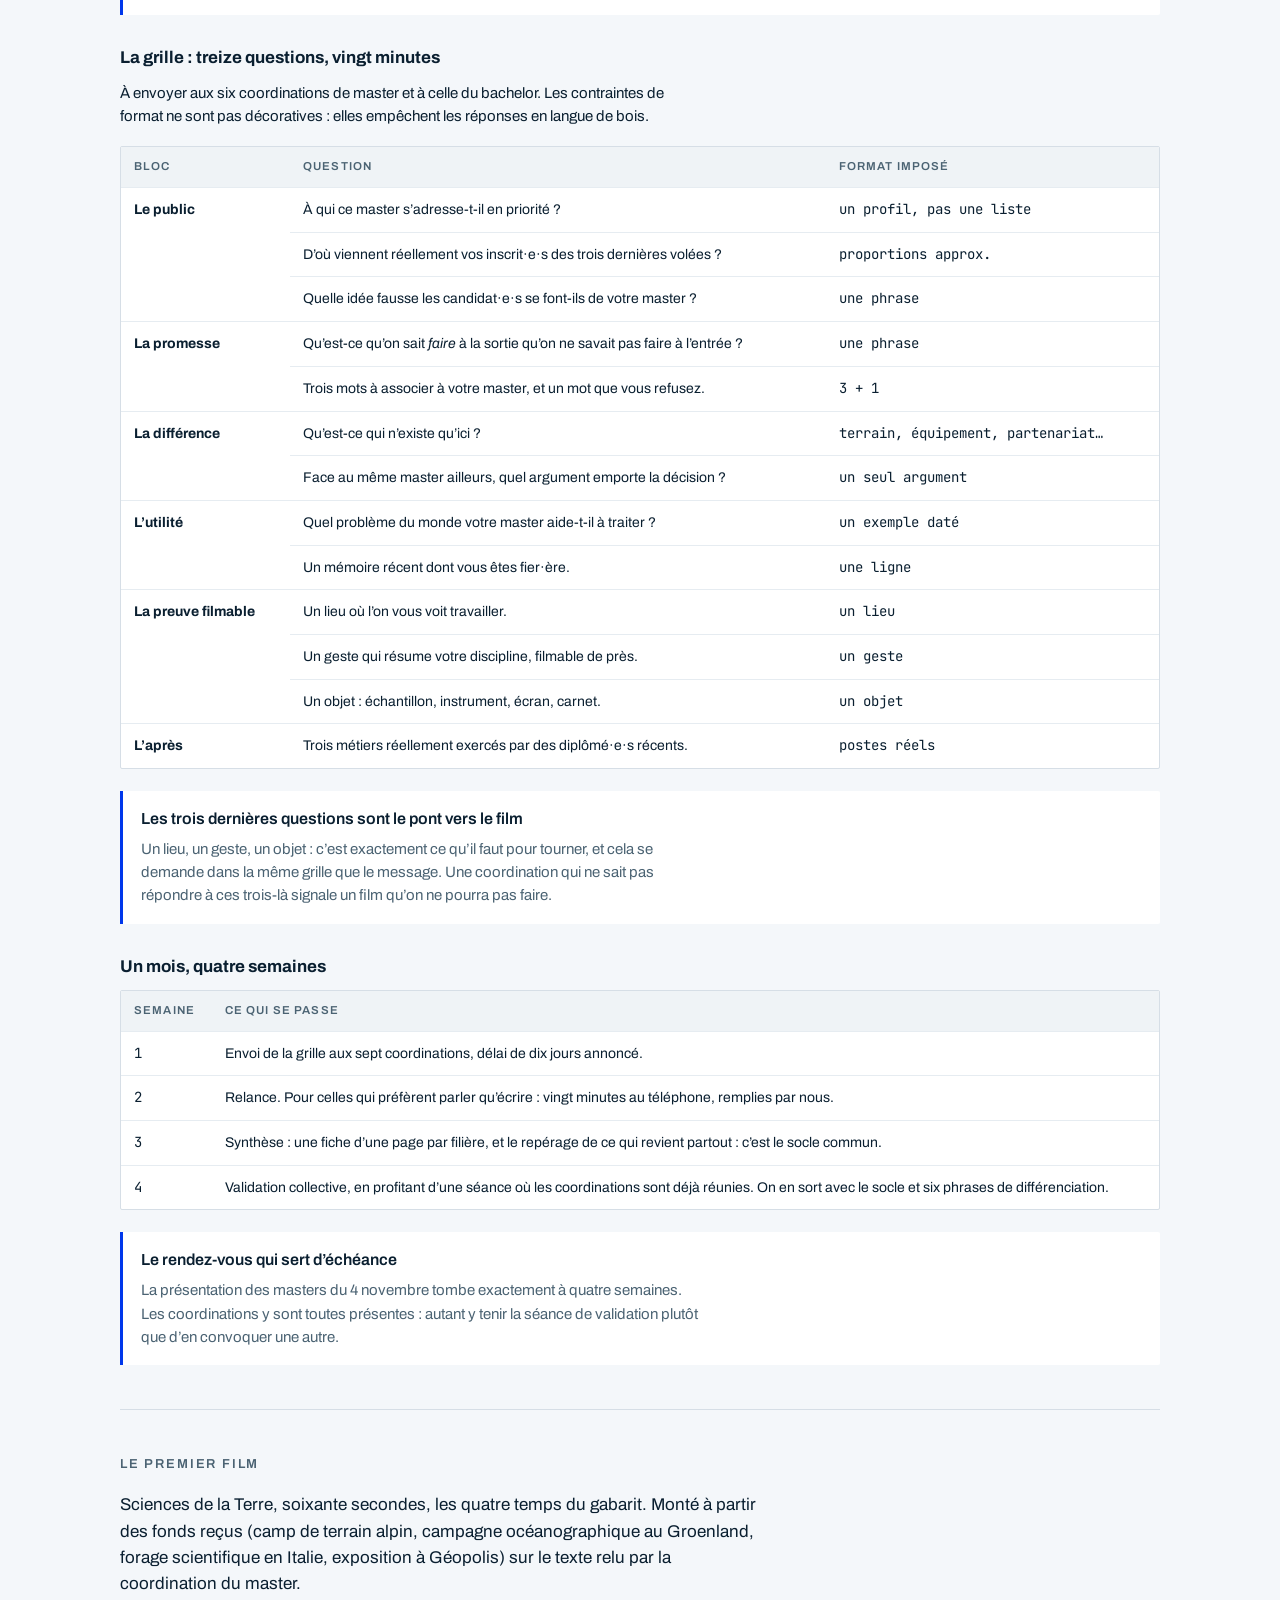
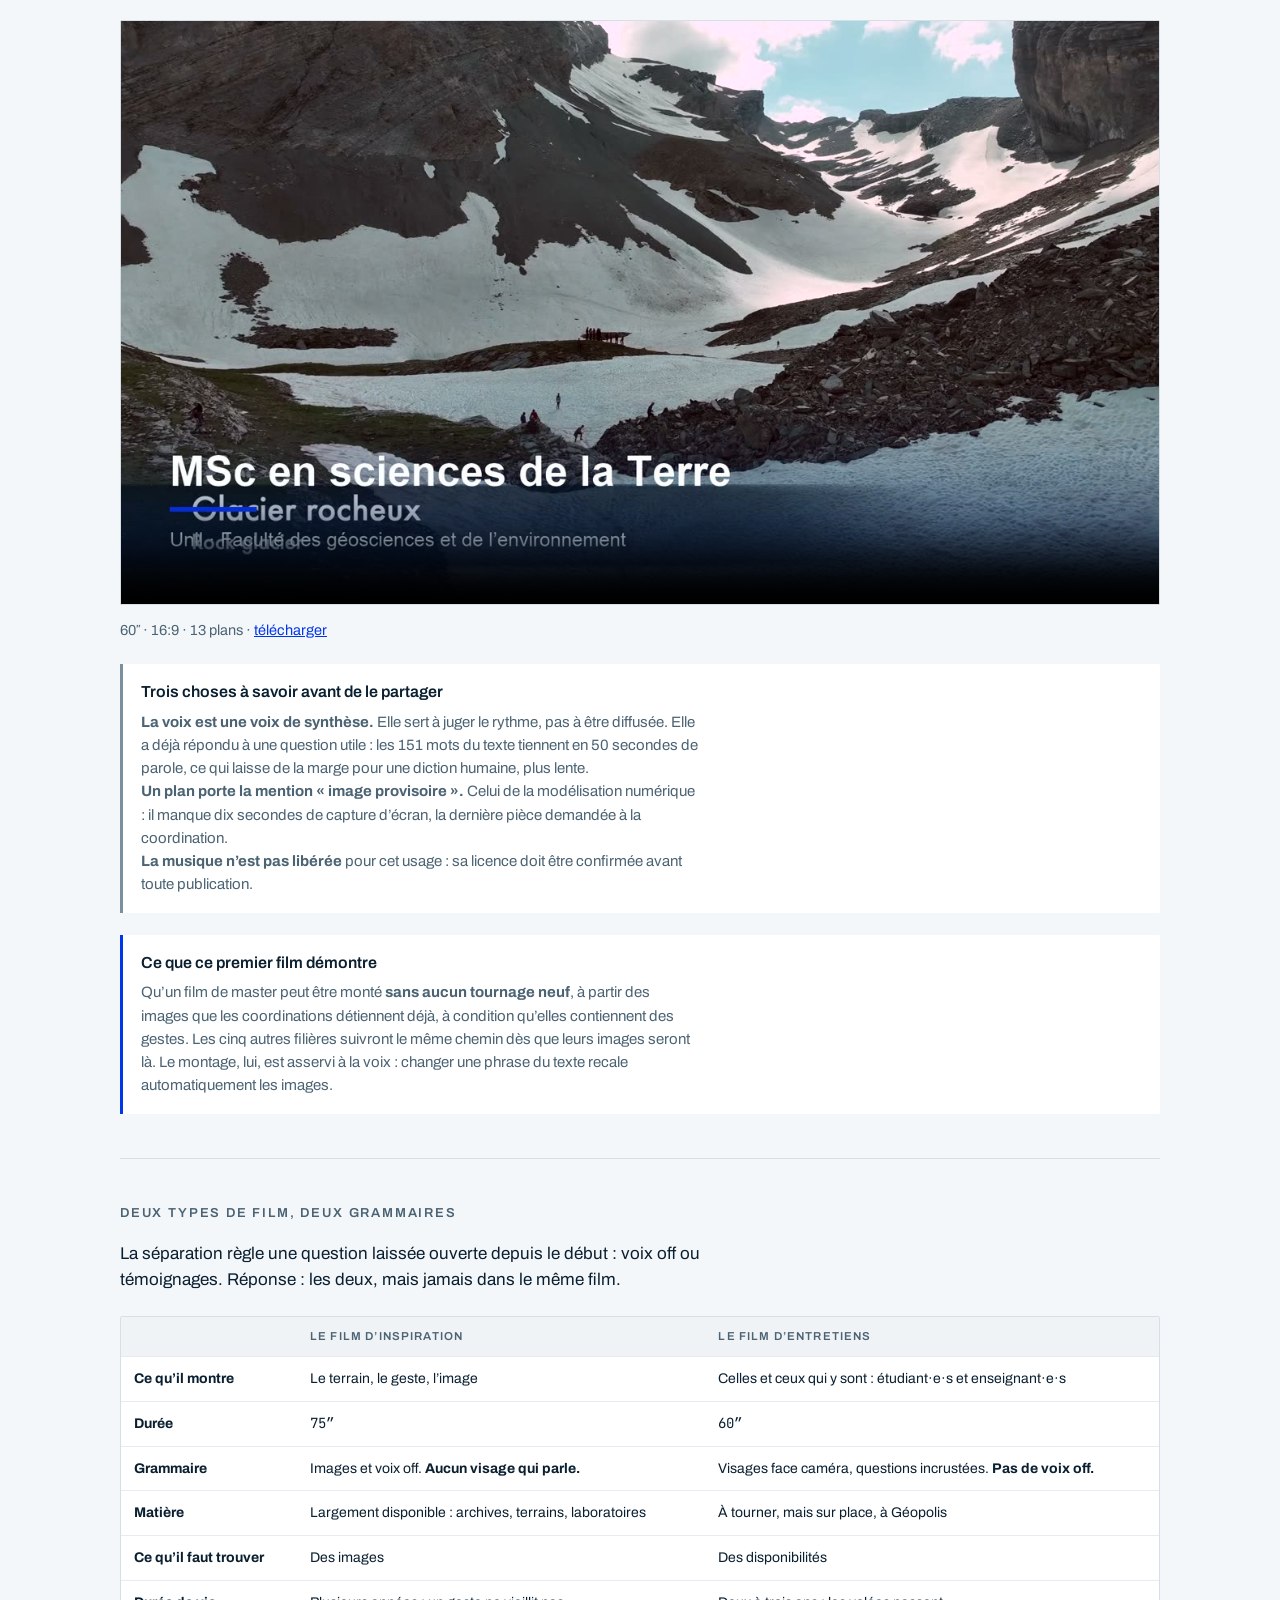
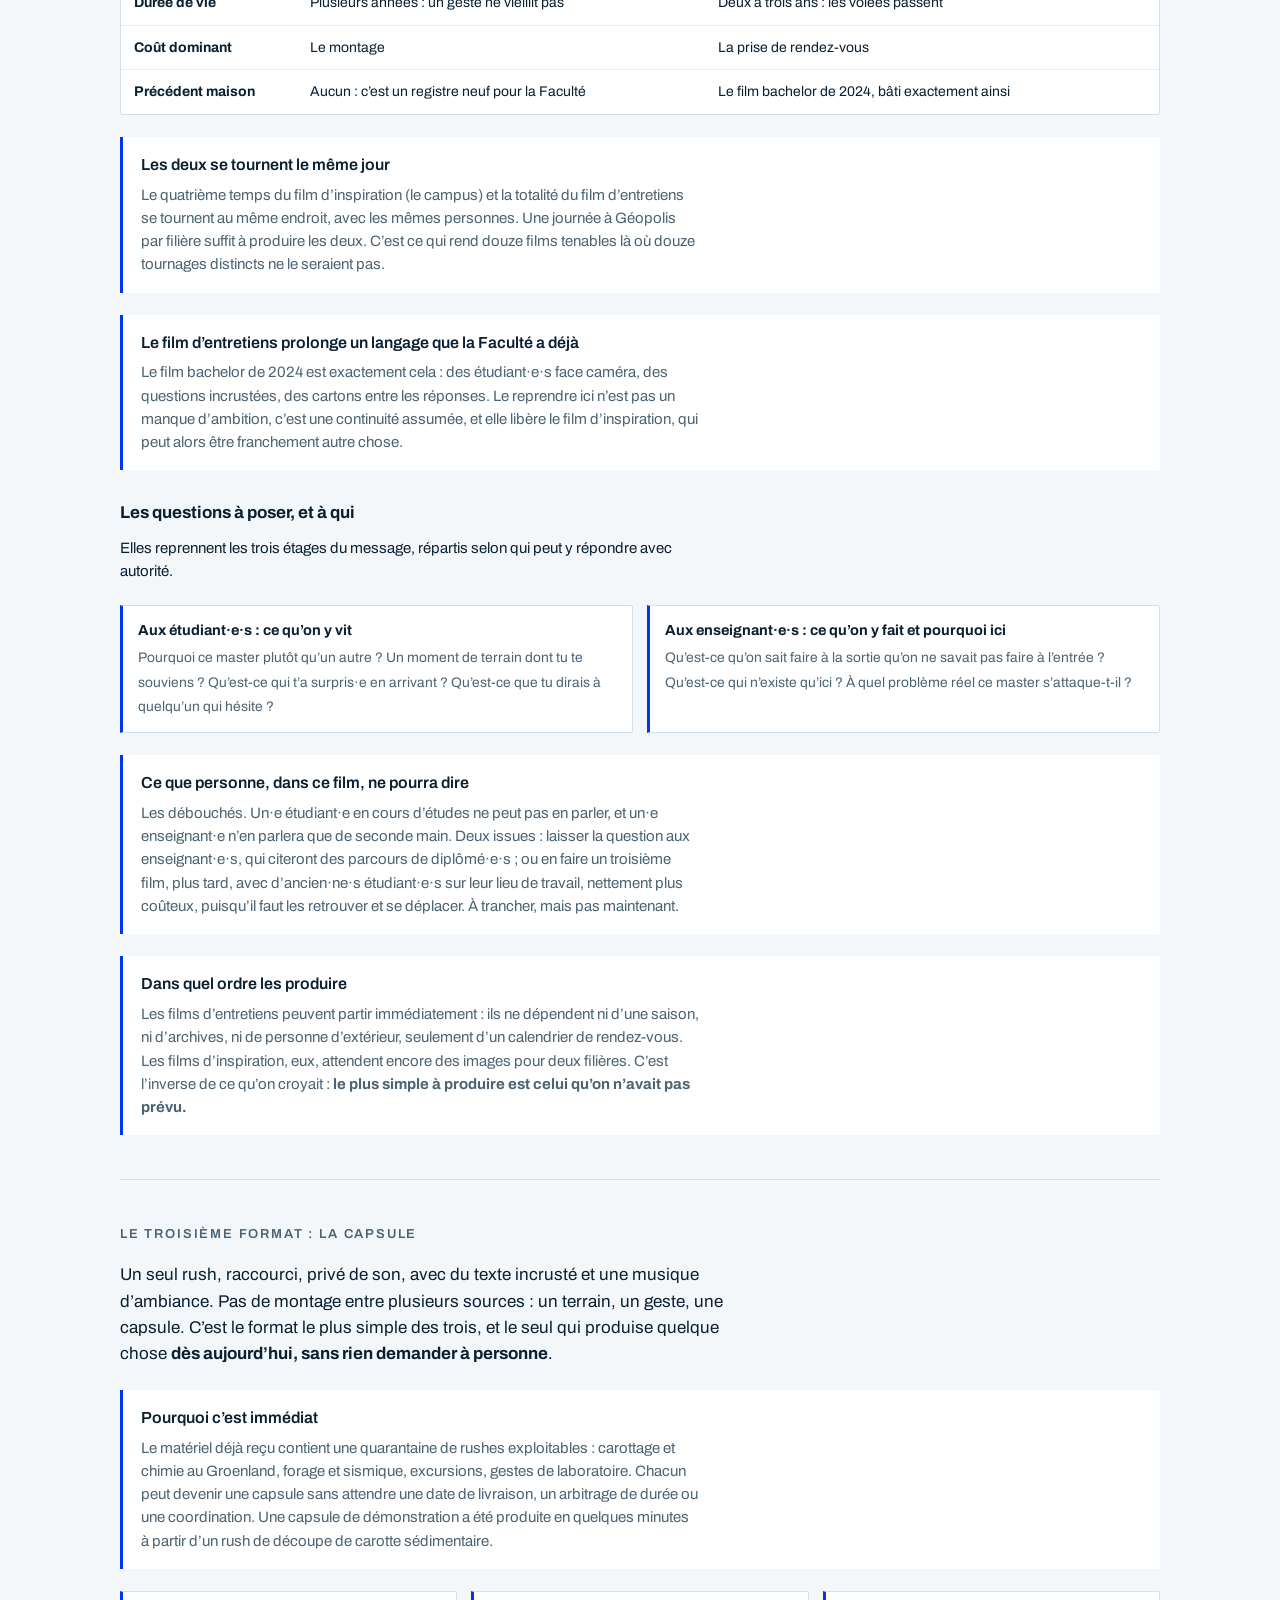
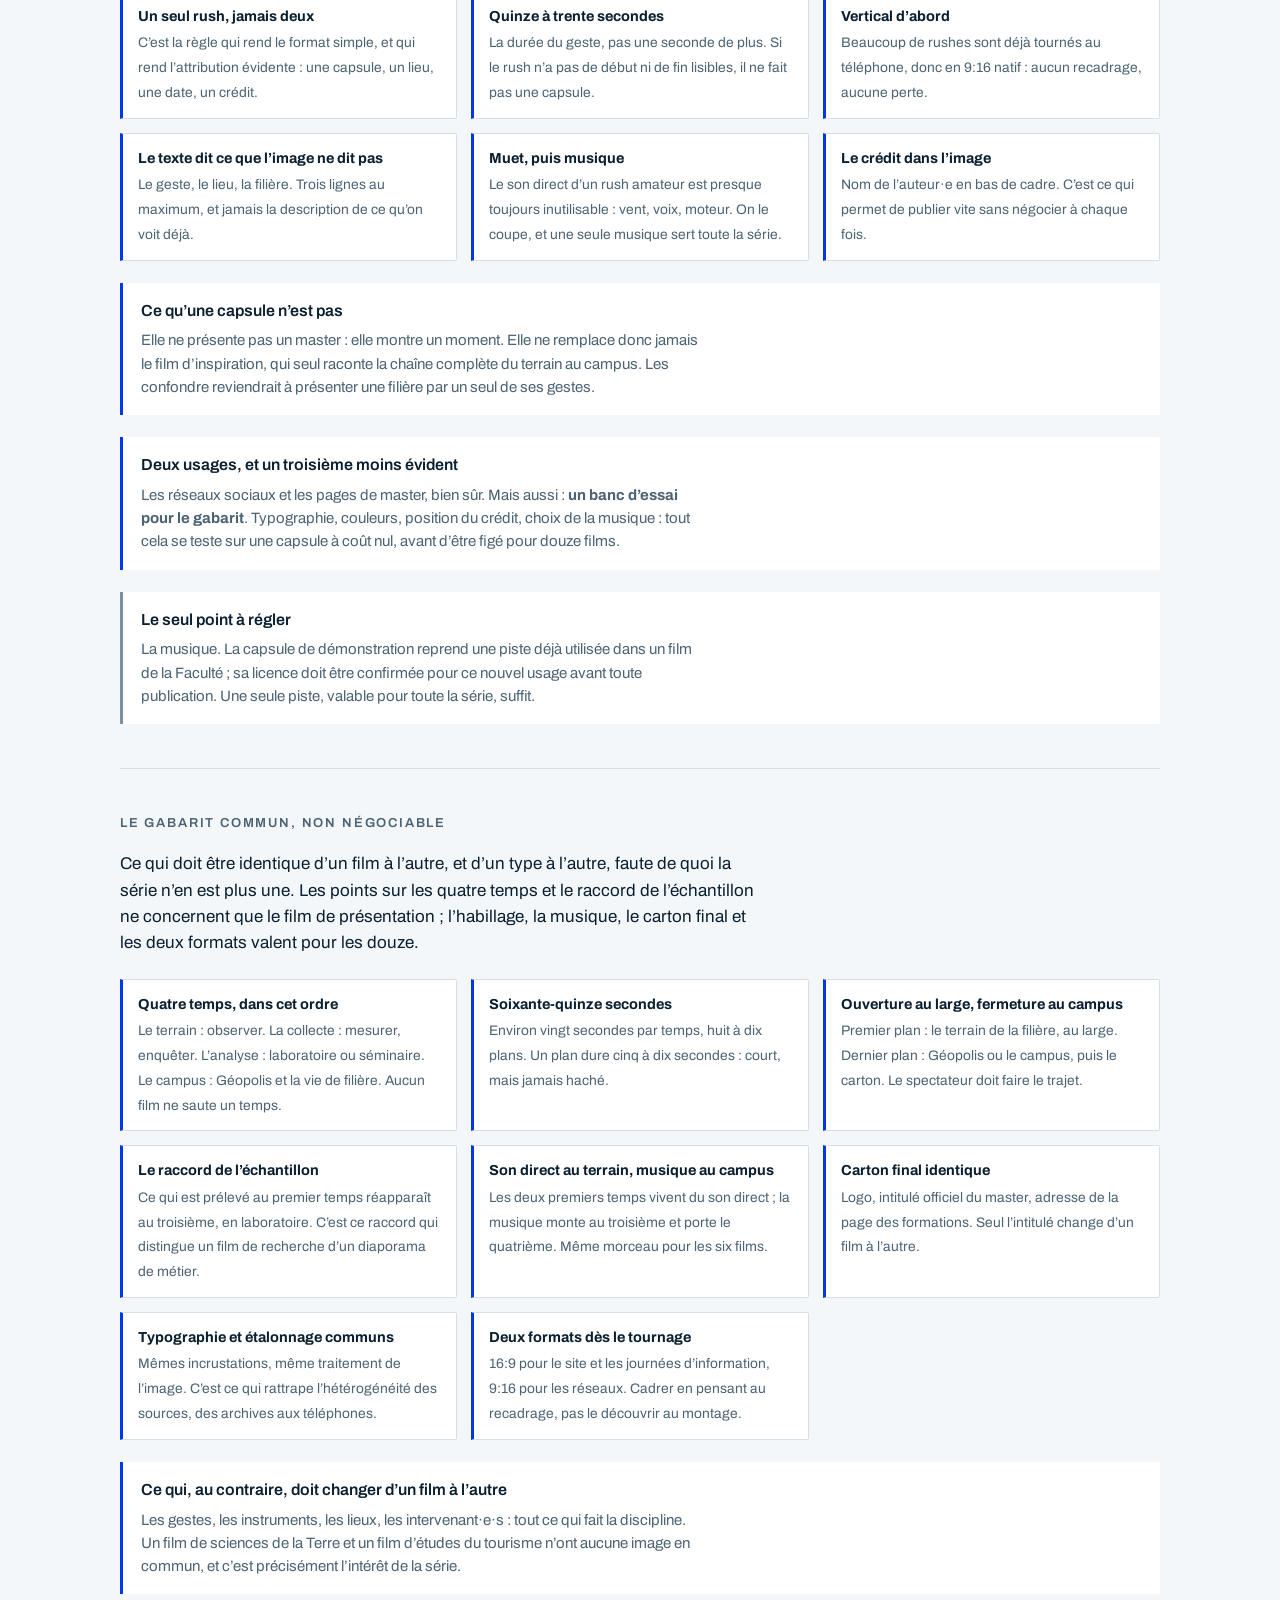
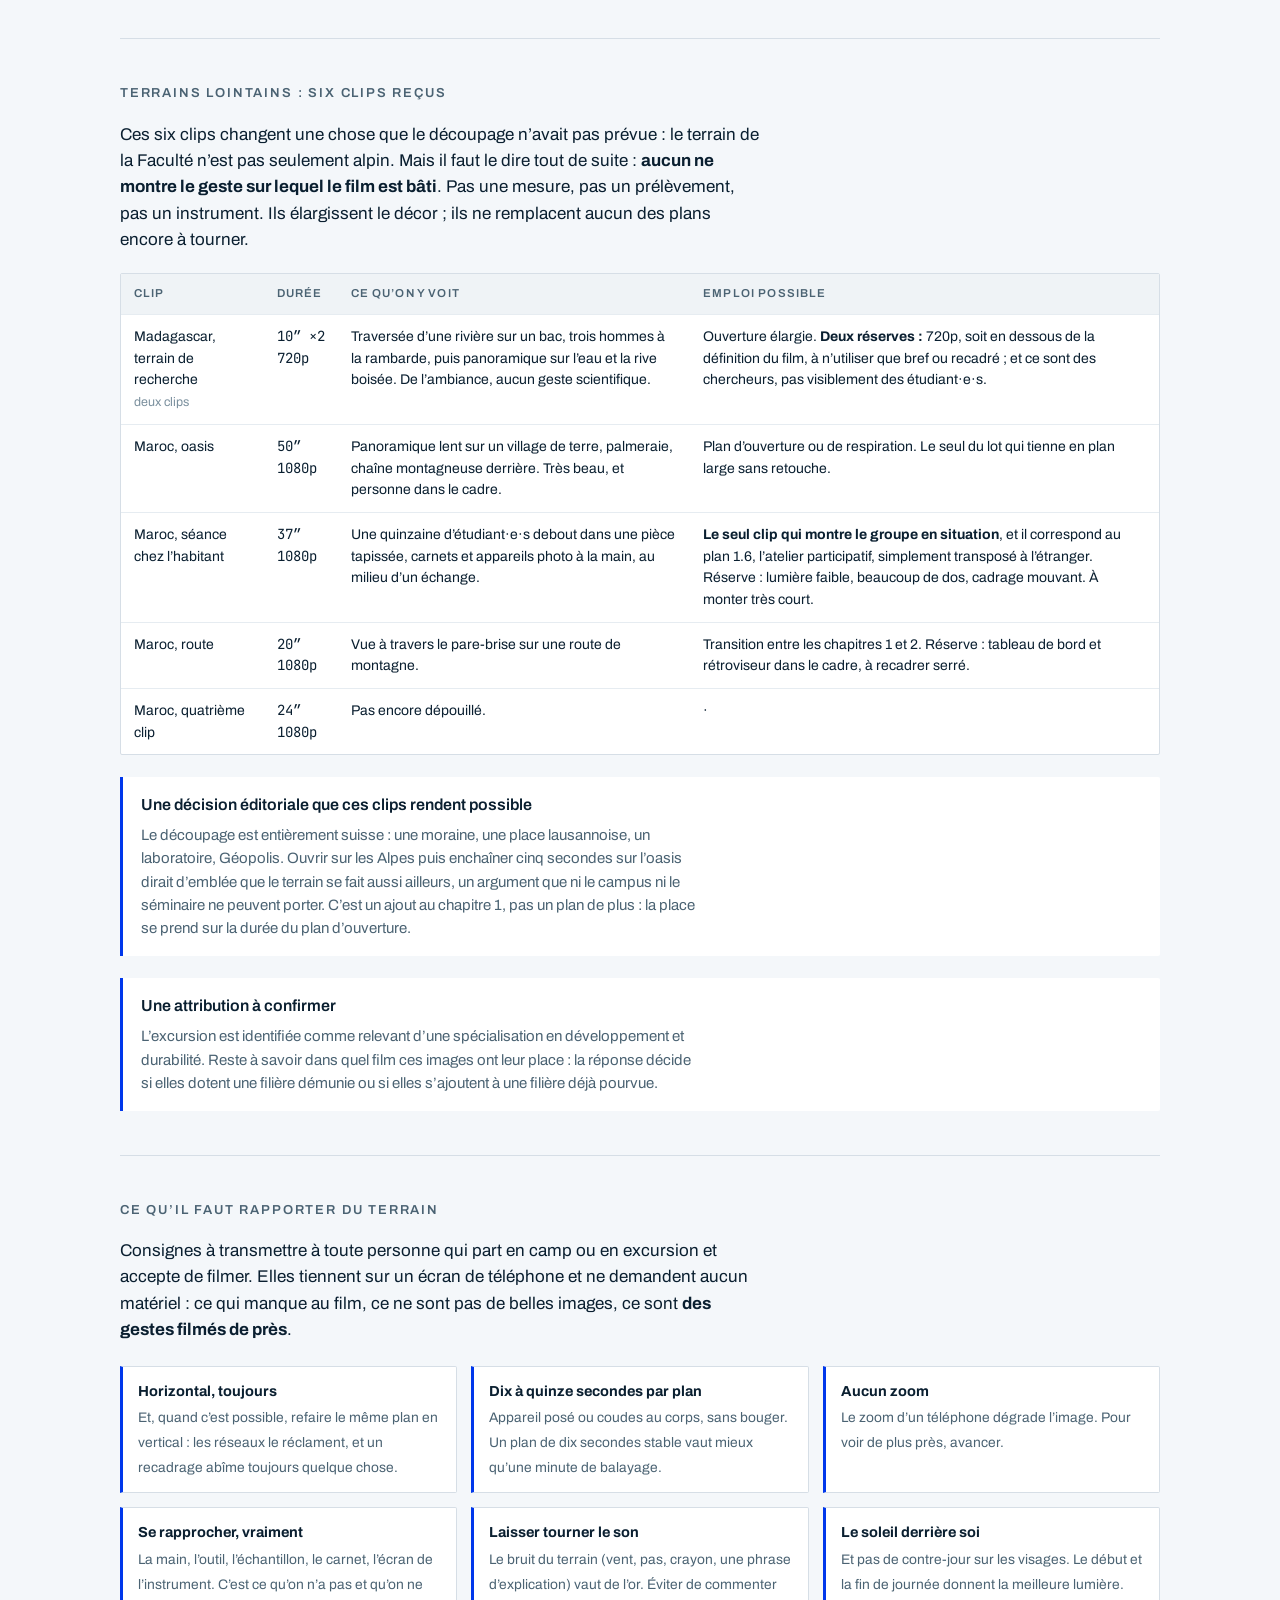
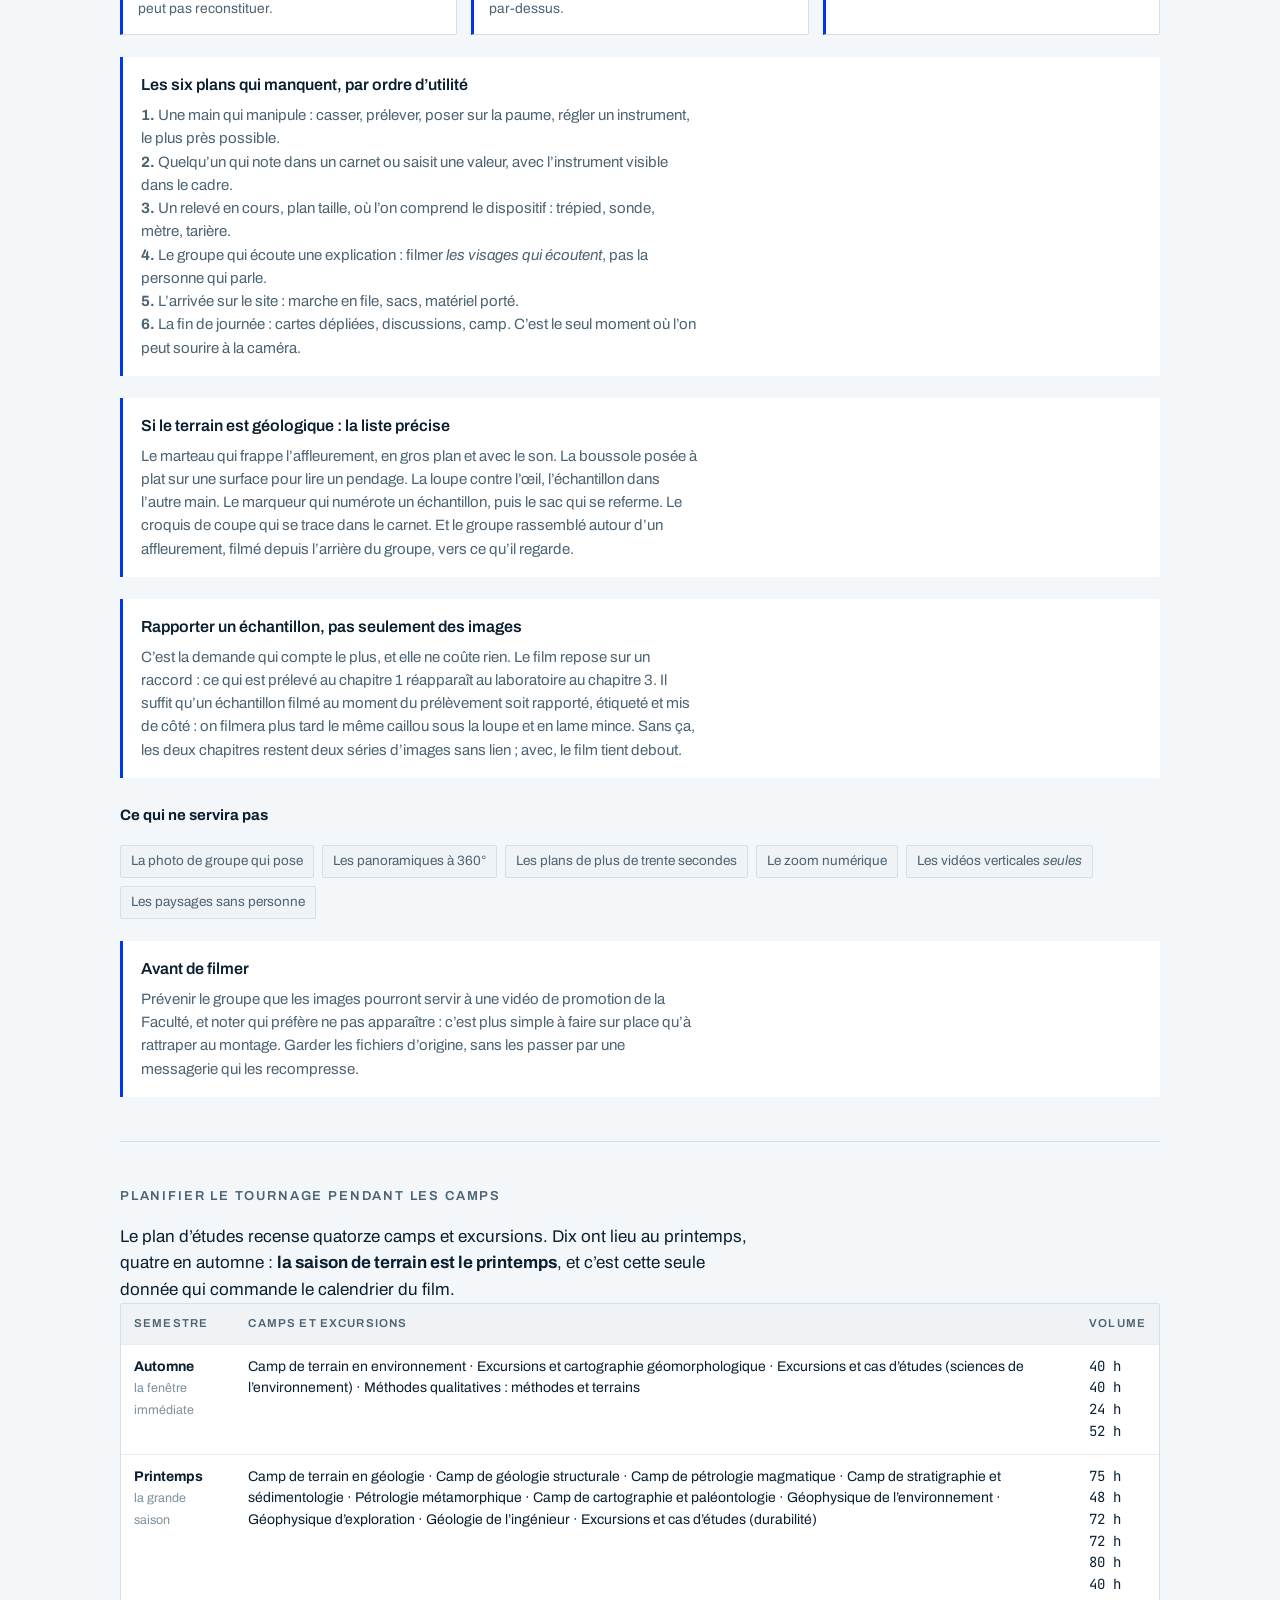
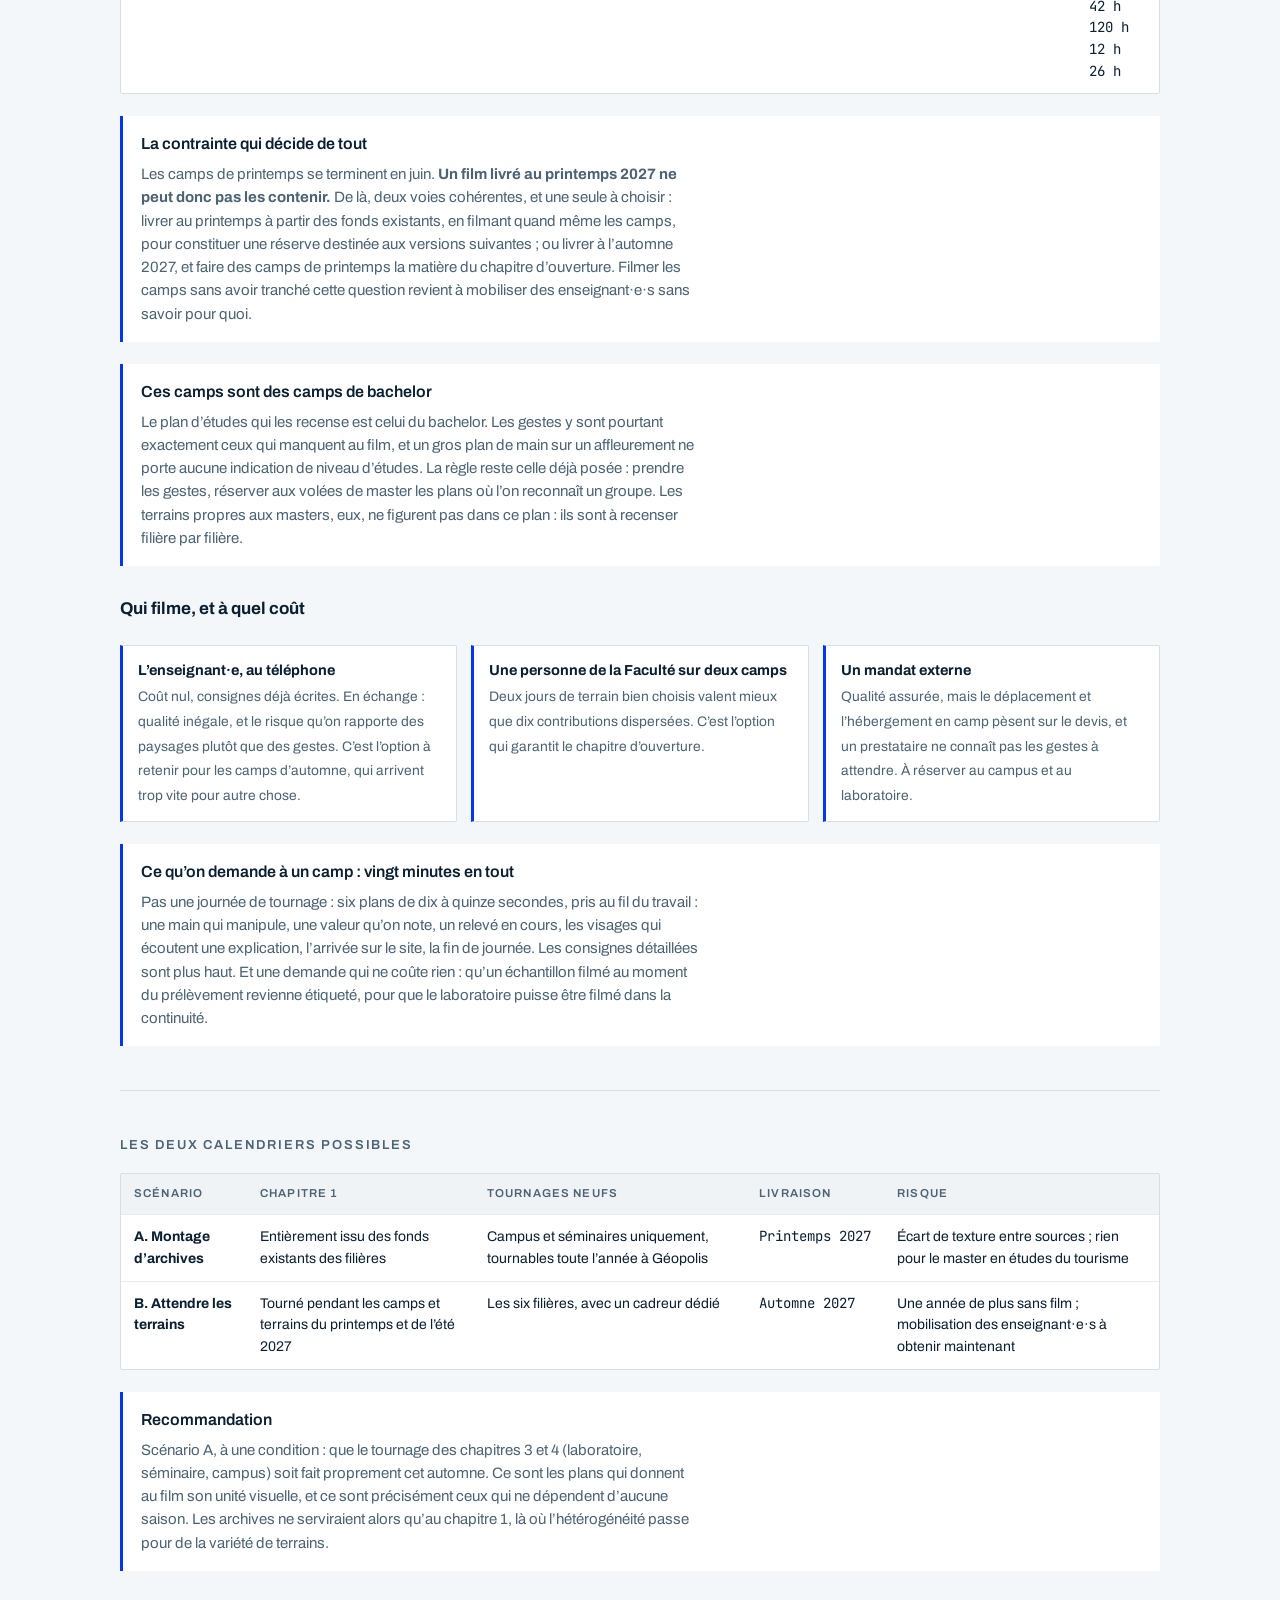
<file: video-master/index.html>
<!doctype html>
<html lang="fr">
<head>
<meta charset="utf-8">
<meta name="viewport" content="width=device-width, initial-scale=1">
<title>Du terrain à Géopolis, storyboard</title>
<meta name="description" content="Storyboard de la vidéo de promotion des six masters de la Faculté des géosciences et de l’environnement : quatre chapitres, vingt-quatre plans.">
<meta name="robots" content="noindex">
<link rel="icon" href="../logo.svg">
</head>
<body>
<link rel="preconnect" href="https://fonts.googleapis.com">
<link rel="preconnect" href="https://fonts.gstatic.com" crossorigin>
<link rel="stylesheet" href="https://fonts.googleapis.com/css2?family=Archivo:wght@400;500;600;700&family=JetBrains+Mono:wght@400;600&display=swap">
<style>
:root{
  --brand:#0037eb; --marine:#002664; --on-blue:#ffffff;
  --bg:#f4f7fa; --surface:#ffffff; --surface-2:#eff3f6;
  --ink:#0a1f30; --ink-2:#4b6373; --ink-3:#7b909e;
  --line:#d6dee6; --line-soft:#e6ecf1;
  --brand-text:#0037eb; --frame-ink:#2b4759;
  --ok-bg:#e4f0e8; --ok-ink:#1d5c39;
  --todo-bg:#f2e9dd; --todo-ink:#7a4f1d;
}
@media (prefers-color-scheme: dark){
  :root:not([data-theme="light"]){
    --bg:#071320; --surface:#0e2130; --surface-2:#132b3d;
    --ink:#eaf1f6; --ink-2:#9db1c0; --ink-3:#6f8697;
    --line:#1d3446; --line-soft:#16293a;
    --brand-text:#8aa8ff; --frame-ink:#b7cad8;
    --ok-bg:#123324; --ok-ink:#8fd6ac;
    --todo-bg:#33260f; --todo-ink:#e5bb7e;
  }
}
:root[data-theme="dark"]{
  --bg:#071320; --surface:#0e2130; --surface-2:#132b3d;
  --ink:#eaf1f6; --ink-2:#9db1c0; --ink-3:#6f8697;
  --line:#1d3446; --line-soft:#16293a;
  --brand-text:#8aa8ff; --frame-ink:#b7cad8;
  --ok-bg:#123324; --ok-ink:#8fd6ac;
  --todo-bg:#33260f; --todo-ink:#e5bb7e;
}
*{box-sizing:border-box}
body{margin:0;background:var(--bg);color:var(--ink);font-family:Archivo,"Helvetica Neue",Arial,sans-serif;font-size:16px;line-height:1.55;-webkit-font-smoothing:antialiased}
.wrap{max-width:1080px;margin:0 auto;padding:0 20px}
a{color:var(--brand-text)}
:focus-visible{outline:none;box-shadow:0 0 0 2px var(--surface),0 0 0 4px var(--brand);border-radius:2px}
.band-marine{background:var(--marine);height:8px}
.band-brand{background:var(--brand);color:var(--on-blue)}
.band-brand .wrap{display:flex;align-items:baseline;gap:14px;padding-top:10px;padding-bottom:10px;flex-wrap:wrap}
.wordmark{font-weight:700;font-size:20px;letter-spacing:-.02em}
.band-brand .fac{font-size:13px;letter-spacing:.08em;text-transform:uppercase;opacity:.85}

.hero{background:var(--marine);color:#fff;position:relative;overflow:hidden}
.hero .wrap{padding:44px 20px 38px;position:relative;z-index:1}
.hero-circle{position:absolute;right:-90px;top:-110px;width:340px;height:340px;border-radius:50%;background:var(--brand);opacity:.9}
.eyebrow{font-size:12.5px;letter-spacing:.14em;text-transform:uppercase;color:#a9c0ff;margin:0 0 14px}
h1{font-size:clamp(34px,6vw,58px);line-height:1.02;letter-spacing:-.03em;margin:0;text-wrap:balance;font-weight:700}
.thesis{max-width:36em;margin:16px 0 0;color:#d3e0f2;font-size:17px}
.meta{display:flex;flex-wrap:wrap;gap:16px 28px;margin:26px 0 0;padding:0;list-style:none}
.meta li{display:flex;flex-direction:column;gap:2px}
.meta .k{font-size:11.5px;letter-spacing:.1em;text-transform:uppercase;color:#94aee0}
.meta .v{font-family:"JetBrains Mono",ui-monospace,monospace;font-size:17px;font-variant-numeric:tabular-nums;color:#fff}

section{padding:44px 0}
.rule{height:1px;background:var(--line);border:0;margin:0}
h2{font-size:13px;letter-spacing:.14em;text-transform:uppercase;color:var(--ink-2);margin:0 0 18px;font-weight:600}
.lede{max-width:64ch;font-size:17px;margin:0}
.lede + .lede{margin-top:12px}
.callout{margin:22px 0 0;border-left:3px solid var(--brand);background:var(--surface);padding:16px 18px;border-radius:0 2px 2px 0}
.callout h3{margin:0 0 6px;font-size:16px;font-weight:600}
.callout p{margin:0;color:var(--ink-2);font-size:15px;max-width:62ch}

/* légende des masters */
.masters{display:grid;grid-template-columns:repeat(auto-fit,minmax(240px,1fr));gap:12px;margin:0;padding:0;list-style:none}
.masters li{display:flex;gap:10px;align-items:baseline;background:var(--surface);border:1px solid var(--line);padding:10px 12px;border-radius:2px}
.code{font-family:"JetBrains Mono",monospace;font-size:11.5px;font-weight:600;letter-spacing:.06em;color:var(--brand-text);border:1px solid currentColor;padding:1px 5px;border-radius:2px;white-space:nowrap}
.masters .nm{font-size:14.5px;line-height:1.35}
.masters .nm small{display:block;color:var(--ink-3);font-size:12.5px}

/* matrice */
.tablewrap{overflow-x:auto;border:1px solid var(--line);border-radius:2px;background:var(--surface)}
table{width:100%;border-collapse:collapse;font-size:14px}
th,td{text-align:left;padding:11px 13px;border-bottom:1px solid var(--line-soft);vertical-align:top}
th{font-size:11.5px;letter-spacing:.1em;text-transform:uppercase;color:var(--ink-2);font-weight:600;background:var(--surface-2);white-space:nowrap}
tbody tr:last-child td{border-bottom:0}
td.mono,th.mono{font-family:"JetBrains Mono",monospace;font-variant-numeric:tabular-nums;white-space:nowrap}
.matrix td{min-width:150px;color:var(--ink-2)}
.matrix td b{display:block;color:var(--ink);font-weight:600;font-family:"JetBrains Mono",monospace;font-size:11.5px;margin-bottom:2px}
.matrix th[scope="row"]{background:var(--surface);border-right:1px solid var(--line-soft)}

/* séquences */
.seq{border-top:2px solid var(--marine);padding-top:22px;margin-top:46px}
.seq:first-of-type{margin-top:0}
.seq-head{display:grid;grid-template-columns:auto 1fr auto;gap:0 18px;align-items:start}
.seq-num{font-family:"JetBrains Mono",monospace;font-weight:600;font-size:30px;color:var(--brand-text);line-height:1;padding-top:2px}
.seq-title{margin:0;font-size:25px;letter-spacing:-.02em;line-height:1.15;font-weight:600}
.seq-intent{grid-column:2;margin:8px 0 0;color:var(--ink-2);max-width:60ch}
.seq-time{font-family:"JetBrains Mono",monospace;font-size:13px;font-variant-numeric:tabular-nums;color:var(--ink-2);white-space:nowrap;background:var(--surface-2);padding:5px 9px;border-radius:2px}
.vo{grid-column:2;margin:14px 0 0;padding-left:12px;border-left:2px solid var(--brand);font-size:15.5px;max-width:52ch}
.vo span{display:block;font-size:11.5px;letter-spacing:.1em;text-transform:uppercase;color:var(--ink-3);margin-bottom:2px}

.grid6{display:grid;grid-template-columns:repeat(auto-fill,minmax(232px,1fr));gap:16px;margin-top:26px}
.card{background:var(--surface);border:1px solid var(--line);border-radius:2px;display:flex;flex-direction:column;overflow:hidden}
.card .frame{width:100%;aspect-ratio:16/9;display:block;color:var(--frame-ink);background:var(--surface-2);border-bottom:1px solid var(--line-soft)}
.card-body{padding:12px 14px 14px;display:flex;flex-direction:column;gap:7px;flex:1}
.card-top{display:flex;align-items:center;gap:8px;flex-wrap:wrap}
.card-top .tc{font-family:"JetBrains Mono",monospace;font-size:11.5px;color:var(--ink-3);font-variant-numeric:tabular-nums;margin-left:auto}
.card h4{margin:0;font-size:15px;font-weight:600;letter-spacing:-.01em;line-height:1.3}
.card p{margin:0;font-size:13.8px;color:var(--ink-2);line-height:1.5}
.stat{font-size:11.5px;font-weight:600;letter-spacing:.04em;padding:2px 7px;border-radius:2px;align-self:flex-start;margin-top:auto}
.stat.ok{background:var(--ok-bg);color:var(--ok-ink)}
.stat.todo{background:var(--todo-bg);color:var(--todo-ink)}
.stat.chk{background:var(--surface-2);color:var(--ink-2);border:1px solid var(--line)}
.srcnote{margin:6px 0 0;font-size:12.5px;color:var(--ink-3);line-height:1.45}
.regles{display:grid;grid-template-columns:repeat(auto-fit,minmax(250px,1fr));gap:14px;margin:22px 0 0;padding:0;list-style:none}
.regles li{background:var(--surface);border:1px solid var(--line);border-left:3px solid var(--brand);padding:13px 15px;border-radius:0 2px 2px 0}
.regles b{display:block;font-size:14.5px;margin-bottom:3px}
.regles span{font-size:13.8px;color:var(--ink-2);line-height:1.5}
.non{margin:18px 0 0;padding:0;list-style:none;display:flex;flex-wrap:wrap;gap:8px}
.non li{font-size:13.5px;color:var(--ink-2);background:var(--surface-2);border:1px solid var(--line);padding:5px 10px;border-radius:2px}

.decisions{display:grid;grid-template-columns:repeat(auto-fit,minmax(290px,1fr));gap:16px;margin:0;padding:0;list-style:none}
.dec{background:var(--surface);border:1px solid var(--line);border-radius:2px;padding:18px}
.dec h3{margin:0 0 6px;font-size:16px;font-weight:600}
.dec p{margin:0;font-size:14.5px;color:var(--ink-2)}
.dec .reco{margin-top:10px;font-size:14px;color:var(--ink)}
.dec .reco b{color:var(--brand-text)}

footer{background:var(--surface-2);border-top:1px solid var(--line);padding:26px 0;color:var(--ink-2);font-size:13.5px}
footer p{margin:0;max-width:74ch}
@media (max-width:700px){
  .seq-head{grid-template-columns:auto 1fr}
  .seq-time{grid-column:2;justify-self:start;margin-top:8px}
  .seq-intent,.vo{grid-column:1/-1}
}

/* onglets par master */
.tabs{margin-top:26px}
.tablist{display:flex;flex-wrap:wrap;gap:6px;border-bottom:2px solid var(--line);padding-bottom:0}
.tablist button{font:inherit;font-size:14px;font-weight:600;color:var(--ink-2);background:none;border:0;
  border-bottom:3px solid transparent;padding:10px 14px;margin-bottom:-2px;cursor:pointer;border-radius:2px 2px 0 0}
.tablist button:hover{color:var(--ink);background:var(--surface-2)}
.tablist button[aria-selected="true"]{color:var(--brand-text);border-bottom-color:var(--brand)}
.tabpanel{padding-top:26px}
.tabpanel h3{margin:0 0 4px;font-size:22px;font-weight:600;letter-spacing:-.01em}
.tabpanel .ref{margin:0 0 4px;font-size:12.5px;color:var(--ink-3);letter-spacing:.04em}
.etat{display:inline-block;font-size:12px;font-weight:600;padding:3px 9px;border-radius:2px;margin:6px 0 18px}
.etat.ok{background:var(--ok-bg);color:var(--ok-ink)}
.etat.att{background:var(--todo-bg);color:var(--todo-ink)}
.soustitre{font-size:13px;letter-spacing:.12em;text-transform:uppercase;color:var(--ink-2);font-weight:600;margin:30px 0 12px}
.texte{background:var(--surface);border:1px solid var(--line);border-left:3px solid var(--brand);border-radius:0 2px 2px 0;padding:18px 20px}
.texte p{margin:0 0 10px}
.texte p:last-child{margin-bottom:0}
ul.mat{list-style:none;margin:0;padding:0;display:flex;flex-direction:column;gap:12px}
ul.mat li{background:var(--surface);border:1px solid var(--line);border-left:3px solid var(--ok-ink);border-radius:0 2px 2px 0;padding:13px 16px}
ul.mat li.att{border-left-color:var(--todo-ink)}
ul.mat li.ok{border-left-color:var(--brand)}
ul.mat b{display:block;font-size:14.5px;margin-bottom:3px}
ul.mat span{font-size:13.8px;color:var(--ink-2);line-height:1.5}
@media (max-width:620px){ .tablist button{flex:1 1 auto;text-align:left} }
</style>

<div class="band-marine"></div>
<div class="band-brand"><div class="wrap"><span class="wordmark">Unil.</span><span class="fac">Faculté des géosciences et de l’environnement</span></div></div>

<div class="hero">
  <div class="hero-circle" aria-hidden="true"></div>
  <div class="wrap">
    <p class="eyebrow">Vidéos de promotion : un film par master FGSE</p>
    <h1>Du terrain à Géopolis</h1>
    <p class="thesis">Deux films par master. Le premier montre le terrain, le geste, l’image, porté par une voix off, sans aucun visage qui parle. Le second donne la parole à celles et ceux qui y sont, étudiant·e·s et enseignant·e·s. Deux registres séparés, un seul habillage.</p>
    <ul class="meta">
      <li><span class="k">Films</span><span class="v">12</span></li>
      <li><span class="k">Formats</span><span class="v">3</span></li>
      <li><span class="k">Durée unitaire</span><span class="v">75″ / 60″</span></li>
      <li><span class="k">Temps par film</span><span class="v">4</span></li>
      <li><span class="k">Plans par film</span><span class="v">8 → 10</span></li>
      <li><span class="k">Filières pourvues</span><span class="v">4 / 6</span></li>
      <li><span class="k">Formats</span><span class="v">16:9 + 9:16</span></li>
    </ul>
  </div>
</div>

<div class="wrap">


<section>
  <h2>Où en est chaque film</h2>
  <p class="lede" style="margin-bottom:20px">Les quatre temps du gabarit servent de grille de lecture : un film ne peut pas être monté tant qu’un de ses temps est vide.</p>
  <div class="tablewrap">
    <table>
      <thead><tr><th>Film</th><th>Terrain</th><th>Collecte</th><th>Analyse</th><th>Campus</th><th>Ce qui manque</th></tr></thead>
      <tbody>
        <tr><td><strong>Sciences de la Terre</strong></td><td>●</td><td>●</td><td>●</td><td>○</td>
            <td>Le plus avancé : terrain polaire, carottage, forage et sismique. Il ne lui manque que le campus.</td></tr>
        <tr><td><strong>Sciences de l’environnement</strong></td><td>●</td><td>●</td><td>●</td><td>○</td>
            <td>Texte de la coordination reçu le 27 novembre, monté. Trente photographies classées par orientation, mais vingt-trois sur trente pour les seuls dangers naturels, et aucun plan de sol.</td></tr>
        <tr><td><strong>Géographie, environnement<br>et aménagement</strong></td><td>●</td><td>●</td><td>●</td><td>○</td>
            <td>Dossier partagé de huit collègues : huit vidéos de terrain et environ quatre-vingt-dix photographies. Seul le campus manque.</td></tr>
        <tr><td><strong>Durabilité et transformations<br>socio-écologiques</strong></td><td>◐</td><td>●</td><td>◐</td><td>○</td>
            <td>Seize films et cinquante-six photographies déposés par le secrétariat fin octobre, pas encore dépouillés. Le texte attend la validation de la coordination.</td></tr>
        <tr><td><strong>Biogéosciences</strong></td><td>◐</td><td>○</td><td>◐</td><td>○</td>
            <td>Deux films existants annoncés, fichiers pas encore reçus : tout reste à confirmer.</td></tr>
        <tr><td><strong>Études du tourisme</strong></td><td>○</td><td>○</td><td>○</td><td>○</td>
            <td><strong>Aucune image.</strong> Texte reçu le 4 novembre ; collecte OneDrive ouverte par la coordination. Le film ne peut pas commencer avant qu’elle ait produit quelque chose.</td></tr>
      </tbody>
    </table>
  </div>
  <p class="lede" style="margin-top:12px;font-size:14px;color:var(--ink-2)">● couvert · ◐ partiel · ○ vide</p>

  <div class="callout">
    <h3>Le campus manque aux six, et se tourne en une journée (deux, avec Sion)</h3>
    <p>C’est le seul temps du gabarit qui ne dépend d’aucune saison, d’aucun terrain et d’aucune filière : une journée à Géopolis, en fin d’après-midi, alimente cinq films d’un coup. Le sixième, les études du tourisme, se tourne à Sion : il faut une demi-journée sur place, que la journée lausannoise ne remplacera pas. À condition de varier les lieux et les visages d’un film à l’autre, pour que les six ne se terminent pas sur le même plan. C’est le tournage à programmer en premier, parce que rien ne l’empêche.</p>
  </div>
</section>

<hr class="rule">

<section>
  <h2>Les six films, un onglet chacun</h2>
  <p class="lede" style="margin-bottom:10px">Pour chaque master : le texte de la voix off dans son état du jour, puis le matériel réuni à ce jour. Les textes sont faits pour être raturés par les coordinations, pas acceptés.</p>
  <div class="callout" style="border-left-color:var(--ink-3)">
    <h3>Trois règles d’écriture</h3>
    <p>Une voix off ne décrit jamais ce que l’image montre déjà : elle dit ce que l’image ne peut pas dire. Elle ne nomme pas le programme d’études, elle nomme ce qu’on y fait, et c’est pourquoi aucun de ces textes ne commence par « Le master en… ». Et elle ne se termine pas sur une liste : le dernier mot revient à un lieu, parce qu’une image se retient.</p>
  </div>
  <div class="callout">
    <h3>Nommer sans alourdir : le procédé du triplé</h3>
    <p>Quand une filière couvre plusieurs approches ou spécialisations, les énoncer toutes alourdit la voix. On les nomme donc en groupes nominaux courts sur des plans de deux secondes, et <strong>l’intitulé officiel s’affiche à l’écran</strong> pendant que la voix dit le geste. Trois filières utilisent déjà ce procédé, et l’une des coordinations y est arrivée de son côté.</p>
  </div>

  <div class="tabs">
    <div class="tablist" role="tablist" aria-label="Les six masters">
      <button role="tab" id="t-ter" aria-controls="p-ter" aria-selected="true" tabindex="0">Sciences de la Terre</button>
      <button role="tab" id="t-gea" aria-controls="p-gea" aria-selected="false" tabindex="-1">Géographie, env. et aménagement</button>
      <button role="tab" id="t-env" aria-controls="p-env" aria-selected="false" tabindex="-1">Sciences de l’environnement</button>
      <button role="tab" id="t-bgs" aria-controls="p-bgs" aria-selected="false" tabindex="-1">Biogéosciences</button>
      <button role="tab" id="t-met" aria-controls="p-met" aria-selected="false" tabindex="-1">Études du tourisme</button>
      <button role="tab" id="t-dts" aria-controls="p-dts" aria-selected="false" tabindex="-1">Durabilité</button>
    </div>
    <div class="tabpanel" role="tabpanel" id="p-ter" aria-labelledby="t-ter">
      <h3>Sciences de la Terre</h3>
      <p class="ref">MSc · avec l’Université de Genève · en anglais</p>
      <span class="etat ok">Texte relu et validé par la coordination</span>

      <p class="soustitre">Le texte, en l’état</p>
      <div class="texte">
        <p style="margin:0 0 10px">Des profondeurs de la Terre au paléoclimat, des risques géologiques à la géoénergie et aux ressources minérales : la transition écologique et énergétique passe par la connaissance de ce qui est sous nos pieds et de l’histoire géologique, à toutes ses échelles.</p>
        <p style="margin:0 0 10px">On va la chercher sur le terrain. Dans les Alpes, à une heure d’ici, et bien au-delà : au large du Groenland, sur un forage en Italie. On frappe la roche, on relève une mesure, on prélève une carotte.</p>
        <p style="margin:0 0 10px">De retour, trois chemins pour une même question. Un échantillon de roche, qu’on passe au microscope et à la chimie. Une donnée acquise sur le terrain, qu’on traite et qu’on interprète, et des modèles numériques qui analysent.</p>
        <p style="margin:0 0 10px">Ce master tient les trois ensemble. Il est conduit avec Genève, s’enseigne en anglais, et réunit des étudiant·e·s venus d’un peu partout. Les Alpes commencent à une heure de Géopolis.</p>
      </div>
      
      <p style="margin:10px 0 0;font-size:12.5px;color:var(--ink-3);font-family:'JetBrains Mono',monospace">148 mots</p>

      <p class="soustitre">Le matériel réuni</p>
      <p><strong>Film monté et publié</strong>, 60 secondes, visible en tête de cette page. C’est le seul des six à exister.</p>
  <ul class="mat">
    <li><b>Campagne océanographique au Groenland</b><span>Dix vidéos verticales en définition native et douze photographies haute définition. Montage, mise à l’eau et relevé des pompes, prélèvement d’eau, découpe de carotte sédimentaire, chimie à bord. Une capsule de 21 s en est tirée.</span></li>
    <li><b>Projet de forage scientifique</b><span>Sept vidéos : opérations de foreuse, carottage, remontée et extraction de carotte, scanner de carotte, expériences sismiques. Une capsule de 18 s en est tirée. Le projet doit être crédité à l’écran, c’est une condition posée par la coordination.</span></li>
    <li><b>Film de terrain sur un glissement de terrain</b><span>Version longue sous-titrée, et surtout une version courte de 42 s sans parole, livrée en 16:9 <em>et</em> en 9:16. Le seul apport déjà prêt pour les deux formats.</span></li>
    <li><b>Camp de terrain alpin</b><span>Film de drone de 62 s déjà monté et sous-titré. Publiable tel quel. Réserve : c’est un camp de bachelor, donc vues aériennes oui, plans de groupe identifiables non.</span></li>
    <li><b>Photographies de terrain</b><span>Dix-neuf images en 4608 × 3072 extraites des présentations de journées découverte : affleurements, relevés sur dalle, lame mince au microscope, paillasse.</span></li>
    <li class="att"><b>Annoncé, pas encore reçu</b><span>Deux animations de modélisation glaciaire. C’est exactement le plan qui porte encore la mention « image provisoire » dans le film publié.</span></li>
  </ul>
    </div>
    <div class="tabpanel" role="tabpanel" id="p-gea" aria-labelledby="t-gea" hidden>
      <h3>Géographie, environnement et aménagement</h3>
      <p class="ref">MSc · Géopolis · français et anglais</p>
      <span class="etat ok">Script finalisé par la coordination le 23 novembre, intitulés complets</span>

      <p class="soustitre">Le texte, en l’état</p>
      <div class="texte">
        <p style="margin:0 0 10px">Un quartier qu’on densifie, une vallée qui se vide, une ligne de bus qu’on supprime. Derrière chacune de ces décisions il y a un projet de territoire, et quelqu’un qui l’a pensé.</p>
        <p style="margin:0 0 10px">Alors on sort. On interroge un agriculteur au bord de son champ. On compte les passages sur une place un mardi, puis un samedi. On s’assied avec des habitants autour d’une carte dépliée.</p>
        <p style="margin:0 0 10px">Ensuite les entretiens se codent, les relevés s’empilent en couches, et l’information géographique fait apparaître ce que personne, interrogé séparément, n’avait su dire.</p>
        <p style="margin:0 0 10px">Puis chacun choisit sa voie. Dessiner un quartier qui tienne. Gérer une vallée de montagne. Relier une société à son milieu. Modéliser un territoire pour le comprendre. Quatre spécialisations, toutes adossées à des projets réels.</p>
        <p style="margin:0 0 10px">À Géopolis, le bureau voisin abrite un géologue ou une climatologue. On traverse un couloir pour changer d’échelle.</p>
      </div>
      <div class="tablewrap" style="margin-top:14px">
      <table>
        <thead><tr><th>Ce que dit la voix</th><th>Ce qui s’affiche à l’écran</th></tr></thead>
        <tbody>
          <tr><td>Dessiner un quartier qui tienne</td><td>Urbanisme durable</td></tr>
          <tr><td>Gérer une vallée de montagne</td><td>Gestion durable des régions de montagne</td></tr>
          <tr><td>Relier une société à son milieu</td><td>Société, nature et développement <em>(nouvel intitulé, en cours de validation par les instances)</em></td></tr>
          <tr><td>Modéliser un territoire pour le comprendre</td><td>Analyse et modélisation territoriales</td></tr>
        </tbody>
      </table>
    </div>
      <p style="margin:10px 0 0;font-size:12.5px;color:var(--ink-3);font-family:'JetBrains Mono',monospace">142 mots</p>

      <p class="soustitre">Le matériel réuni</p>
      <p>La coordination a écrit son propre script, en quatorze scènes minutées, chacune avec son visuel attendu. <strong>C’est lui qui fait référence</strong> ; le texte ci-dessus s’y adapte. Il passe en comité scientifique au début novembre. Le script est finalisé depuis le 23 novembre : la quatrième spécialisation, jusque-là laissée en blanc, s’appelle désormais <strong>Société, nature et développement</strong>, sous réserve de validation par les instances. Reste un écart : les intitulés des spécialisations sont raccourcis dans le script. Trois scènes sur quatorze sont signalées sans image : un conflit (scène 4), une géovisualisation à l’écran (scène 8) et une salle de cours (scène 10).</p>
  <ul class="mat">
    <li><b>Excursion de master au Maroc</b><span>Quatre clips : route d’accès, panoramique sur une oasis, séance chez l’habitant, et un quatrième non dépouillé. Relève de la spécialisation développement durable Nord/Sud. Une capsule de 14 s en est tirée.</span></li>
    <li><b>Terrain à Madagascar</b><span>Deux clips courts en 720p. Ambiance de traversée, pas de geste scientifique. À n’utiliser que bref ou recadré.</span></li>
    <li><b>Ateliers de projet d’urbanisme</b><span>Deux éditions menées avec des collectivités, entrée de ville et place urbaine. Séances de travail, restitutions, maquettes. Réserve : 2019, donc plans serrés seulement. Cette réserve pèse moins depuis l’arrivée du matériel de 2026.</span></li>
    <li><b>Films d’étudiant·e·s d’un séminaire</b><span>Dix films sur la coexistence avec les oiseaux dans les espaces cultivés urbains, plus les éditions antérieures. Entretiens d’agriculteurs et de jardiniers, terrain urbain. Accord écrit des auteur·e·s nécessaire.</span></li>
    <li><b>Reçu depuis</b><span>Christian Kull a déposé lui-même quinze photographies dans le dossier le 3 novembre : son envoi par SwissTransfer n’est plus à récupérer. Restent annoncés mais non reçus des vidéos et podcasts sur la gestion des déchets, et des vidéos sur les systèmes tunisiens de rétention d’eau.</span></li>
    <li class="ok"><b>Un dossier partagé, classé par temps du gabarit</b><span>La coordination a créé un dossier OneDrive dont les quatre sous-dossiers portent les noms des quatre temps : Enjeux, Collecte et activités, Analyse et outils, Études. Huit collègues y déposent directement. C’est la meilleure idée du projet, et le classement vaut mieux qu’un tri par type de fichier : l’emplacement dit déjà à quelle scène l’image sert.</span></li>
    <li class="ok"><b>Huit vidéos, 1,4 Go, terrain OUVEMA</b><span>Mobilité, durabilité et urbanisme, à Lausanne et à Morges. Déposées par Adrien Poisson, tournées en août et septembre 2026. Ce sont les seules images animées du dossier, et elles sont nommées « extrait » et « test » : à visionner avant d’en rien conclure.</span></li>
    <li><b>Environ quatre-vingt-dix photographies</b><span>Déchets et terrains des Suds (Ghana, Madagascar, Népal, Vietnam, Chili, Maroc), gouvernance des inondations du Rhône (Ardon, Finges, Fully, Sierre, Saillon), excursions urbaines à Berlin et à Milan, ateliers urbains. Pleine résolution, 2 à 7 Mo pièce : exploitables en mouvement lent.</span></li>
    <li class="att"><b>Le sous-dossier « Études » est vide</b><span>C’est le quatrième temps du gabarit, celui du campus. Il se remplit en une après-midi à Géopolis, qui comblerait du même coup les scènes 8, 10 et 12 que la coordination signale sans image.</span></li>
  </ul>
    </div>
    <div class="tabpanel" role="tabpanel" id="p-env" aria-labelledby="t-env" hidden>
      <h3>Sciences de l’environnement</h3>
      <p class="ref">MSc · Géopolis · en anglais</p>
      <span class="etat ok">Texte écrit par la coordination, reçu le 27 novembre</span>

      <p class="soustitre">Le texte, en l’état</p>
      <div class="texte">
        <p style="margin:0 0 10px">Comment préserver nos ressources en eau, anticiper les risques naturels et comprendre la transformation de nos environnements face aux changements climatiques ? Pour répondre à ces enjeux, il faut d’abord comprendre les processus qui gouvernent notre environnement.</p>
        <p style="margin:0 0 10px">Cette compréhension commence sur le terrain : on observe, on prélève et on mesure dans les rivières, les lacs, les sols, les glaciers et les versants de montagne, pour suivre leur évolution dans le temps et dans l’espace.</p>
        <p style="margin:0 0 10px">Au laboratoire, on analyse les échantillons et les données, on réalise des expériences et on développe des modèles sur la base de ces données. L’objectif est de comprendre les mécanismes à l’œuvre et de prévoir leurs conséquences, pour fournir les connaissances nécessaires à la prise de décision.</p>
        <p style="margin:0 0 10px">À Lausanne, le master en sciences de l’environnement, enseigné en anglais, propose trois orientations complémentaires : les sciences aquatiques, les aléas naturels et risques, et les processus de surface en montagne. Au cœur d’une région alpine, il associe travail de terrain, expérimentation et modélisation dans une approche interdisciplinaire, à l’interface entre science et société.</p>
      </div>
      
      <p style="margin:10px 0 0;font-size:12.5px;color:var(--ink-3);font-family:'JetBrains Mono',monospace">176 mots · 68 s de parole mesurés · film de 75,6 s</p>
      <p>Écrit par la coordination du master, reçu le 27 novembre. Une seule correction apportée : une répétition au troisième paragraphe (« comprendre les mécanismes à l’œuvre, de le comprendre et de prévoir »). Le texte suit les quatre temps du gabarit sans qu’on le lui ait demandé, et tombe à la bonne durée. Il nomme cinq terrains : rivières, lacs, sols, glaciers, versants. Nous avons une image pour quatre.</p>

      <p class="soustitre">Le matériel réuni</p>
      <ul class="mat">
    <li><b>Chaîne vidéo d’un laboratoire d’écotoxicologie</b><span>Vingt-quatre vidéos, environ deux heures. Gestes de paillasse filmés de près : micropipette, pH-mètre, centrifugeuse, étiquetage, broyeur, et des protocoles complets. Plus du terrain aquatique : exploration d’un site de référence, sortie d’orage, panache en lac. C’est le fonds le plus riche en gestes de tout le projet.</span></li>
    <li><b>Relevé de versant</b><span>Clips d’une excursion de cartographie géomorphologique : mesure au mètre ruban, relevé à genoux sur un versant. Une capsule de 10 s en est tirée. L’attribution à cette filière reste à confirmer, l’excursion pouvant aussi relever de la géographie.</span></li>
    <li class="ok"><b>Trente photographies, classées par orientation</b><span>Dossier partagé par le secrétariat le 19 novembre : <em>Aquatic science</em> 6 images, <em>Natural hazards</em> 23, <em>Earth surface</em> 1. Pleine résolution, 1,4 à 10,5 Mo. Cinq contributeurs nommés : Marc-Henri Derron, Jasmine Berg, Paolo Benettin, Nathalie Chèvre, Christophe Lambiel. Le classement épouse le quatrième temps du texte.</span></li>
    <li class="att"><b>Le fonds penche d’un côté</b><span>Vingt-trois images sur trente relèvent des dangers naturels, et les surfaces terrestres n’en ont qu’une. Monté tel quel, le film devient un film de dangers naturels. Trois personnes sont à relancer nommément, pas la filière entière.</span></li>
    <li class="att"><b>Annoncé, pas encore reçu</b><span>Une animation, transmise par lien de transfert. Et toujours aucune vidéo propre à la filière dans le dossier partagé.</span></li>
    <li class="att"><b>Réserve sur les fichiers</b><span>Les vidéos du laboratoire sont publiées en ligne, pas livrées en fichiers sources. Il faut savoir qui détient les rushes et sous quelle licence elles ont été diffusées.</span></li>
  </ul>
    </div>
    <div class="tabpanel" role="tabpanel" id="p-bgs" aria-labelledby="t-bgs" hidden>
      <h3>Biogéosciences</h3>
      <p class="ref">MSc · avec l’Université de Neuchâtel · en français</p>
      <span class="etat att">Texte intégral de la coordination, choix de durée à trancher</span>

      <p class="soustitre">Le texte, en l’état</p>
      <div class="texte">
        <p style="margin:0 0 10px">La vie, l’eau, l’atmosphère et les roches interagissent à toutes les échelles de temps et d’espace. Ils s’influencent mutuellement et se modifient réciproquement. Le sol est le point central de ces interactions. Les biogéosciences étudient ces interactions, en particulier dans le sol ou les lacs, mais elles s’intéressent également à l’utilisation des bactéries dans des processus industriels ou aux méthodes alternatives pour protéger les cultures. C’est donc une approche pluridisciplinaire des écosystèmes qui est proposée avec ce master.</p>
        <p style="margin:0 0 10px">Les approches scientifiques sont aussi diversifiées que les relations entre les composants des écosystèmes. Cela passe par la description des sols pour comprendre les processus et leur fonctionnement, l’étude de la faune et microflore qui vivent dans les sols, les descriptions des communautés végétales croissant à la surface de ces sols, des expériences en laboratoire, l’étude des lichens. Des excursions, en Suisse et en France, permettent d’apprendre les méthodes de terrain.</p>
        <p style="margin:0 0 10px">L’analyse des échantillons est aussi diversifiée que les échantillons récoltés. Elle se fait à l’aide de loupes binoculaires ou de microscopes, de tamis ou de pH-mètres, mais de nombreux appareils à la pointe de la technique sont également utilisés, sans oublier le microscope électronique à balayage. D’autres projets font un usage intensif des ordinateurs pour produire des modèles mathématiques ou analyser des images de satellites.</p>
        <p style="margin:0 0 10px">Un master né en 2004 à Neuchâtel, commun aux universités de Lausanne et Neuchâtel depuis 2009, qui par la diversité des thématiques abordées plonge les étudiants dans les approches pluridisciplinaires. C’est le seul master de Suisse romande, si ce n’est de Suisse, à proposer une formation solide en étude des sols et des communautés végétales. La diversité des thématiques abordées par les enseignants des deux universités assure à chaque étudiant·e intéressé·e par l’écologie de trouver un projet de recherche correspondant à ses ambitions.</p>
      </div>
      <p style="margin:14px 0 0;padding:12px 14px;background:var(--surface-2);border-radius:2px;font-size:13.5px;color:var(--ink-2)">
      <strong style="color:var(--ink)">Incrustation pendant le temps « analyse » :</strong>
      Rock-Eval · GCMS · FTIR · ICP-OES · XRF · XRD · Picarro · microscope électronique à balayage.
      Huit sigles ne s’énoncent pas : la voix dit le geste, l’écran porte les noms.</p>
      <p style="margin:10px 0 0;padding:12px 14px;background:var(--todo-bg);color:var(--todo-ink);border-radius:2px;font-size:13.5px">
      <strong>Ce texte donne un film de 2′40″, pas de 75″.</strong> Mesuré : 150 s de parole, soit
      2′41″ monté et environ 26 plans à trouver, là où les autres films en demandent 10. La filière
      est par ailleurs celle qui a le moins d’images. Choix à acter : un film plus long pour cette
      filière, ou le texte intégral sur la page du master et une sélection de 75″ pour la série.</p>
      <p style="margin:10px 0 0;font-size:12.5px;color:var(--ink-3);font-family:'JetBrains Mono',monospace">297 mots</p>

      <p class="soustitre">Le matériel réuni</p>
      <ul class="mat">
    <li class="att"><b>Rien en main à ce jour</b><span>C’est la seule filière dont la coordination a fourni un texte complet sans aucune image.</span></li>
    <li class="att"><b>Annoncé, jamais transmis</b><span>Un film promotionnel et un film de camp de terrain, tournés par l’université partenaire, où terrain et laboratoire avaient été couverts volontairement. Les fichiers sont au secrétariat. <strong>C’est le seul blocage réel de cette filière</strong>, et il ne dépend pas de la coordination.</span></li>
    <li><b>Photographies de terrain</b><span>La coordination en a, mais aucune vidéo. Une photographie en haute définition fait un plan honorable avec un mouvement lent.</span></li>
  </ul>
    </div>
    <div class="tabpanel" role="tabpanel" id="p-met" aria-labelledby="t-met" hidden>
      <h3>Études du tourisme</h3>
      <p class="ref">MA · campus de Sion · en français</p>
      <span class="etat att">Texte reçu de la coordination le 4 novembre, validé par son comité scientifique ; longueur à resserrer</span>

      <p class="soustitre">Le texte, en l’état</p>
      <div class="texte">
        <p style="margin:0 0 10px">Le tourisme est un phénomène mondial, au croisement d’enjeux environnementaux, économiques, sociaux et politiques. Il transforme les territoires et les modes de vie. L’étudier, c’est bien plus qu’étudier les voyages : c’est chercher à comprendre les transformations de notre monde.</p>
        <p style="margin:0 0 10px">Pour cela, on va sur le terrain. Dans les stations de montagne, mais aussi à Paris ou à Bratislava, on observe, on rencontre les acteurs locaux, on mène des entretiens, on collecte des données.</p>
        <p style="margin:0 0 10px">De retour en cours, on croise les regards : géographie, sciences politiques, économie, sciences sociales. Cette approche interdisciplinaire permet de saisir la complexité des situations et d’imaginer des réponses concrètes, en travaillant par projets avec les acteurs des territoires.</p>
        <p style="margin:0 0 10px">Le Master en études du tourisme est ancré au cœur des Alpes, sur le campus de l’UNIL à Sion. Une formation à taille humaine, au plus près des territoires où les enjeux du tourisme prennent tout leur sens.</p>
      </div>
      
      <p style="margin:10px 0 0;font-size:12.5px;color:var(--ink-3);font-family:'JetBrains Mono',monospace">151 mots · resserré depuis les 281 mots remis par la coordination</p>

      <p class="soustitre">Le matériel réuni</p>
      <ul class="mat">
    <li class="att"><b>Aucune image, et c’est ce qui décide</b><span>Seule filière sans la moindre image. Le texte avance, le film ne peut pas commencer.</span></li>
    <li><b>Collecte lancée par la coordination</b><span>La coordination ouvre un dossier OneDrive partagé, avec un sous-dossier « Vidéo » et un sous-dossier « Images », où les enseignant·e·s déposent au fil de l’eau. C’est le dispositif à reprendre pour les cinq autres filières : on y puise au montage sans relancer personne.</span></li>
    <li class="att"><b>Prises de vues à mandater, budget à trancher</b><span>La coordination propose de confier à un ancien étudiant une série de courtes vidéos verticales et de photographies, contre rémunération. Cela recouvre exactement le troisième format du projet. La question d’un budget de production relève du décanat.</span></li>
    <li><b>Ce qu’il faudrait, concrètement</b><span>Une enquête auprès de visiteurs, un comptage de flux au pied d’un site, un dépouillement d’entretiens, un atelier sur le site d’études. Filmé au téléphone, cela suffit.</span></li>
    <li class="att"><b>À récupérer</b><span>Un sondage mené par une représentante étudiante sur les raisons qui ont conduit à choisir ce master. C’est la seule donnée réelle dont le projet dispose sur ce que cherchent les candidat·e·s, et elle vaut pour les six films.</span></li>
  </ul>
    </div>
    <div class="tabpanel" role="tabpanel" id="p-dts" aria-labelledby="t-dts" hidden>
      <h3>Durabilité et transformations socio-écologiques</h3>
      <p class="ref">MA · Géopolis · en français</p>
      <span class="etat att">Matériel reçu ; texte en attente de validation par la coordination</span>

      <p class="soustitre">Le texte, en l’état</p>
      <div class="texte">
        <p style="margin:0 0 10px">Nous connaissons les limites de la planète. Nous vivons au-delà. Y ramener nos sociétés n’est pas un problème technique : c’est une transformation, et une transformation, ça se conduit.</p>
        <p style="margin:0 0 10px">Le terrain, ici, ce sont des ateliers, des assemblées, des séances où l’on négocie. On s’assied avec une commune autour d’un plan. On recueille les désaccords au lieu de les lisser. On va voir des pratiques qui fonctionnent déjà, quelque part, à petite échelle.</p>
        <p style="margin:0 0 10px">L’analyse ne cherche pas le consensus. On confronte les textes, les chiffres et les éthiques ; on sépare ce qui tient de ce qui n’est qu’un vœu. En séminaire, on défend une position devant des gens qui ne la partagent pas, et parfois on en change.</p>
        <p style="margin:0 0 10px">À Géopolis, la durabilité se discute à l’étage de celles et ceux qui mesurent ce dont on parle.</p>
      </div>
      
      <p style="margin:10px 0 0;font-size:12.5px;color:var(--ink-3);font-family:'JetBrains Mono',monospace">137 mots</p>

      <p class="soustitre">Le matériel réuni</p>
      <ul class="mat">
    <li><b>Ateliers de projet d’urbanisme</b><span>Les mêmes qu’en géographie : séances avec des collectivités autour d’un plan d’aménagement. Seul matériel candidat, partagé avec une autre filière et vieux de sept ans.</span></li>
    <li class="ok"><b>Un fonds propre, déposé par le secrétariat</b><span>Seize petits films (245 Mo) et cinquante-six photographies en très haute définition, pris fin octobre : séries nommées par lieu ou par personne. Le secrétariat a aussi proposé de faire signer les autorisations aux étudiant·e·s, seule filière à l’avoir fait spontanément. Reste à dépouiller, et la coordination doit dire ce qu’elle écarte.</span></li>
    <li><b>Ce qu’il faudrait, concrètement</b><span>Un atelier avec des habitants, une séance avec une commune, un désaccord argumenté en séminaire, un dépouillement de données. Le terrain de cette filière est fait de réunions, et cela se filme.</span></li>
  </ul>
    </div>
  </div>
</section>

<hr class="rule">

<section>
  <h2>Le principe de construction</h2>
  <p class="lede">Un film par master plutôt qu’un film pour six. Chacun suit la même chaîne (le terrain, la collecte, l’analyse, le campus), mais avec les gestes, les instruments et les lieux de sa propre discipline. Le fil rouge validé ne change pas ; il est simplement raconté six fois, chaque fois jusqu’au bout.</p>
  <p class="lede">Ce choix règle trois problèmes d’un coup. Les thématiques internes à une filière (les terrains au choix de la géographie, les trois entrées des sciences de l’environnement) se traitent à l’intérieur de son propre film, sans conséquence pour les autres. Une filière sans images ne bloque plus personne : on livre les films prêts et les autres suivent. Et chaque film a un propriétaire naturel, sa coordination, bien plus mobilisateur qu’un film collectif où personne ne se reconnaît.</p>
  <div class="callout">
    <h3>Le risque, en revanche, est réel</h3>
    <p>Six films tournés et montés séparément finissent par ne plus avoir l’air de venir de la même faculté. C’est pourquoi le gabarit ci-dessous n’est pas une recommandation : c’est la condition pour que la série tienne.</p>
  </div>
</section>

<hr class="rule">

<section>
  <h2>Les six masters et leurs codes de plan</h2>
  <ul class="masters">
    <li><span class="code">TER</span><span class="nm">Sciences de la Terre<small>MSc · avec l’Université de Genève, en anglais</small></span></li>
    <li><span class="code">GEA</span><span class="nm">Géographie, environnement et aménagement<small>MSc · Géopolis</small></span></li>
    <li><span class="code">ENV</span><span class="nm">Sciences de l’environnement<small>MSc · en anglais</small></span></li>
    <li><span class="code">BGS</span><span class="nm">Biogéosciences<small>MSc · avec l’Université de Neuchâtel</small></span></li>
    <li><span class="code">TOU</span><span class="nm">Études du tourisme<small>MA · campus de Sion</small></span></li>
    <li><span class="code">DTS</span><span class="nm">Durabilité et transformations socio-écologiques<small>MA · Géopolis</small></span></li>
  </ul>
  <p class="lede" style="margin-top:18px;color:var(--ink-2);font-size:15px">Intitulés à faire confirmer par le décanat avant le carton final : c’est le seul endroit du film où les six noms apparaissent écrits.</p>
</section>

<hr class="rule">

<section>
  <h2>Le public, et ce qu’on veut lui dire</h2>
  <p class="lede">Un film de master est regardé par des gens qui terminent un bachelor (ici, ailleurs en Suisse, à l’étranger) et par des personnes en réorientation. Ces deux publics ne demandent pas la même chose : nos propres bachelors cherchent <strong>lequel des six est pour eux</strong>, ceux du dehors cherchent <strong>pourquoi Lausanne</strong>. La série réconcilie les deux : chaque film différencie, l’ensemble attire.</p>

  <div class="callout">
    <h3>Les trois étages du message, dans cet ordre</h3>
    <p><strong>1. Ce qu’on y fait</strong> : le geste, l’instrument, le terrain. Pas le programme d’études.<br>
    <strong>2. Ce qu’on ne fait qu’ici</strong> : un terrain, un équipement, un partenariat, une échelle qui n’existent pas ailleurs.<br>
    <strong>3. À quoi ça sert au monde</strong> : un problème réel, daté, pas une cause générale.<br>
    L’ordre n’est pas indifférent : commencer par le troisième étage produit du discours institutionnel, commencer par le premier produit des images.</p>
  </div>

  <div class="callout">
    <h3>Un socle commun d’abord, la différenciation ensuite</h3>
    <p>Si chaque coordination écrit son message seule, on obtient six messages incompatibles, exactement le problème que le gabarit règle pour les images. La grille ci-dessous nourrit donc un socle décidé collectivement ; chaque filière pose ensuite sa différence par-dessus.</p>
  </div>

  <h3 style="font-size:17px;margin:30px 0 10px">La grille : treize questions, vingt minutes</h3>
  <p class="lede" style="margin-bottom:18px;font-size:15px">À envoyer aux six coordinations de master et à celle du bachelor. Les contraintes de format ne sont pas décoratives : elles empêchent les réponses en langue de bois.</p>
  <div class="tablewrap">
    <table>
      <thead><tr><th>Bloc</th><th>Question</th><th>Format imposé</th></tr></thead>
      <tbody>
        <tr><td rowspan="3"><strong>Le public</strong></td><td>À qui ce master s’adresse-t-il en priorité ?</td><td class="mono">un profil, pas une liste</td></tr>
        <tr><td>D’où viennent réellement vos inscrit·e·s des trois dernières volées ?</td><td class="mono">proportions approx.</td></tr>
        <tr><td>Quelle idée fausse les candidat·e·s se font-ils de votre master ?</td><td class="mono">une phrase</td></tr>
        <tr><td rowspan="2"><strong>La promesse</strong></td><td>Qu’est-ce qu’on sait <em>faire</em> à la sortie qu’on ne savait pas faire à l’entrée ?</td><td class="mono">une phrase</td></tr>
        <tr><td>Trois mots à associer à votre master, et un mot que vous refusez.</td><td class="mono">3 + 1</td></tr>
        <tr><td rowspan="2"><strong>La différence</strong></td><td>Qu’est-ce qui n’existe qu’ici ?</td><td class="mono">terrain, équipement, partenariat…</td></tr>
        <tr><td>Face au même master ailleurs, quel argument emporte la décision ?</td><td class="mono">un seul argument</td></tr>
        <tr><td rowspan="2"><strong>L’utilité</strong></td><td>Quel problème du monde votre master aide-t-il à traiter ?</td><td class="mono">un exemple daté</td></tr>
        <tr><td>Un mémoire récent dont vous êtes fier·ère.</td><td class="mono">une ligne</td></tr>
        <tr><td rowspan="3"><strong>La preuve filmable</strong></td><td>Un lieu où l’on vous voit travailler.</td><td class="mono">un lieu</td></tr>
        <tr><td>Un geste qui résume votre discipline, filmable de près.</td><td class="mono">un geste</td></tr>
        <tr><td>Un objet : échantillon, instrument, écran, carnet.</td><td class="mono">un objet</td></tr>
        <tr><td><strong>L’après</strong></td><td>Trois métiers réellement exercés par des diplômé·e·s récents.</td><td class="mono">postes réels</td></tr>
      </tbody>
    </table>
  </div>

  <div class="callout">
    <h3>Les trois dernières questions sont le pont vers le film</h3>
    <p>Un lieu, un geste, un objet : c’est exactement ce qu’il faut pour tourner, et cela se demande dans la même grille que le message. Une coordination qui ne sait pas répondre à ces trois-là signale un film qu’on ne pourra pas faire.</p>
  </div>

  <h3 style="font-size:17px;margin:30px 0 10px">Un mois, quatre semaines</h3>
  <div class="tablewrap">
    <table>
      <thead><tr><th>Semaine</th><th>Ce qui se passe</th></tr></thead>
      <tbody>
        <tr><td class="mono">1</td><td>Envoi de la grille aux sept coordinations, délai de dix jours annoncé.</td></tr>
        <tr><td class="mono">2</td><td>Relance. Pour celles qui préfèrent parler qu’écrire : vingt minutes au téléphone, remplies par nous.</td></tr>
        <tr><td class="mono">3</td><td>Synthèse : une fiche d’une page par filière, et le repérage de ce qui revient partout : c’est le socle commun.</td></tr>
        <tr><td class="mono">4</td><td>Validation collective, en profitant d’une séance où les coordinations sont déjà réunies. On en sort avec le socle et six phrases de différenciation.</td></tr>
      </tbody>
    </table>
  </div>
  <div class="callout">
    <h3>Le rendez-vous qui sert d’échéance</h3>
    <p>La présentation des masters du 4 novembre tombe exactement à quatre semaines. Les coordinations y sont toutes présentes : autant y tenir la séance de validation plutôt que d’en convoquer une autre.</p>
  </div>
</section>

<hr class="rule">

<section>
  <h2>Le premier film</h2>
  <p class="lede" style="margin-bottom:22px">Sciences de la Terre, soixante secondes, les quatre temps du gabarit. Monté à partir des fonds reçus (camp de terrain alpin, campagne océanographique au Groenland, forage scientifique en Italie, exposition à Géopolis) sur le texte relu par la coordination du master.</p>
  <video controls preload="metadata" poster="film-sciences-terre-poster.jpg" style="width:100%;height:auto;display:block;border:1px solid var(--line);border-radius:2px;background:#000">
    <source src="film-sciences-terre.mp4" type="video/mp4">
    Votre navigateur ne peut pas lire cette vidéo. <a href="film-sciences-terre.mp4">La télécharger</a>.
  </video>
  <p class="lede" style="margin-top:14px;font-size:14.5px;color:var(--ink-2)">60″ · 16:9 · 13 plans · <a href="film-sciences-terre.mp4">télécharger</a></p>

  <div class="callout" style="border-left-color:var(--ink-3)">
    <h3>Trois choses à savoir avant de le partager</h3>
    <p><strong>La voix est une voix de synthèse.</strong> Elle sert à juger le rythme, pas à être diffusée. Elle a déjà répondu à une question utile : les 151 mots du texte tiennent en 50 secondes de parole, ce qui laisse de la marge pour une diction humaine, plus lente.<br>
    <strong>Un plan porte la mention « image provisoire ».</strong> Celui de la modélisation numérique : il manque dix secondes de capture d’écran, la dernière pièce demandée à la coordination.<br>
    <strong>La musique n’est pas libérée</strong> pour cet usage : sa licence doit être confirmée avant toute publication.</p>
  </div>

  <div class="callout">
    <h3>Ce que ce premier film démontre</h3>
    <p>Qu’un film de master peut être monté <strong>sans aucun tournage neuf</strong>, à partir des images que les coordinations détiennent déjà, à condition qu’elles contiennent des gestes. Les cinq autres filières suivront le même chemin dès que leurs images seront là. Le montage, lui, est asservi à la voix : changer une phrase du texte recale automatiquement les images.</p>
  </div>
</section>

<hr class="rule">

<section>
  <h2>Deux types de film, deux grammaires</h2>
  <p class="lede" style="margin-bottom:22px">La séparation règle une question laissée ouverte depuis le début : voix off ou témoignages. Réponse : les deux, mais jamais dans le même film.</p>
  <div class="tablewrap">
    <table>
      <thead><tr><th></th><th>Le film d’inspiration</th><th>Le film d’entretiens</th></tr></thead>
      <tbody>
        <tr><td><strong>Ce qu’il montre</strong></td><td>Le terrain, le geste, l’image</td><td>Celles et ceux qui y sont : étudiant·e·s et enseignant·e·s</td></tr>
        <tr><td><strong>Durée</strong></td><td class="mono">75″</td><td class="mono">60″</td></tr>
        <tr><td><strong>Grammaire</strong></td><td>Images et voix off. <strong>Aucun visage qui parle.</strong></td><td>Visages face caméra, questions incrustées. <strong>Pas de voix off.</strong></td></tr>
        <tr><td><strong>Matière</strong></td><td>Largement disponible : archives, terrains, laboratoires</td><td>À tourner, mais sur place, à Géopolis</td></tr>
        <tr><td><strong>Ce qu’il faut trouver</strong></td><td>Des images</td><td>Des disponibilités</td></tr>
        <tr><td><strong>Durée de vie</strong></td><td>Plusieurs années : un geste ne vieillit pas</td><td>Deux à trois ans : les volées passent</td></tr>
        <tr><td><strong>Coût dominant</strong></td><td>Le montage</td><td>La prise de rendez-vous</td></tr>
        <tr><td><strong>Précédent maison</strong></td><td>Aucun : c’est un registre neuf pour la Faculté</td><td>Le film bachelor de 2024, bâti exactement ainsi</td></tr>
      </tbody>
    </table>
  </div>

  <div class="callout">
    <h3>Les deux se tournent le même jour</h3>
    <p>Le quatrième temps du film d’inspiration (le campus) et la totalité du film d’entretiens se tournent au même endroit, avec les mêmes personnes. Une journée à Géopolis par filière suffit à produire les deux. C’est ce qui rend douze films tenables là où douze tournages distincts ne le seraient pas.</p>
  </div>

  <div class="callout">
    <h3>Le film d’entretiens prolonge un langage que la Faculté a déjà</h3>
    <p>Le film bachelor de 2024 est exactement cela : des étudiant·e·s face caméra, des questions incrustées, des cartons entre les réponses. Le reprendre ici n’est pas un manque d’ambition, c’est une continuité assumée, et elle libère le film d’inspiration, qui peut alors être franchement autre chose.</p>
  </div>

  <h3 style="font-size:17px;margin:30px 0 10px">Les questions à poser, et à qui</h3>
  <p class="lede" style="margin-bottom:16px;font-size:15px">Elles reprennent les trois étages du message, répartis selon qui peut y répondre avec autorité.</p>
  <ul class="regles">
    <li><b>Aux étudiant·e·s : ce qu’on y vit</b><span>Pourquoi ce master plutôt qu’un autre ? Un moment de terrain dont tu te souviens ? Qu’est-ce qui t’a surpris·e en arrivant ? Qu’est-ce que tu dirais à quelqu’un qui hésite ?</span></li>
    <li><b>Aux enseignant·e·s : ce qu’on y fait et pourquoi ici</b><span>Qu’est-ce qu’on sait faire à la sortie qu’on ne savait pas faire à l’entrée ? Qu’est-ce qui n’existe qu’ici ? À quel problème réel ce master s’attaque-t-il ?</span></li>
  </ul>

  <div class="callout">
    <h3>Ce que personne, dans ce film, ne pourra dire</h3>
    <p>Les débouchés. Un·e étudiant·e en cours d’études ne peut pas en parler, et un·e enseignant·e n’en parlera que de seconde main. Deux issues : laisser la question aux enseignant·e·s, qui citeront des parcours de diplômé·e·s ; ou en faire un troisième film, plus tard, avec d’ancien·ne·s étudiant·e·s sur leur lieu de travail, nettement plus coûteux, puisqu’il faut les retrouver et se déplacer. À trancher, mais pas maintenant.</p>
  </div>

  <div class="callout">
    <h3>Dans quel ordre les produire</h3>
    <p>Les films d’entretiens peuvent partir immédiatement : ils ne dépendent ni d’une saison, ni d’archives, ni de personne d’extérieur, seulement d’un calendrier de rendez-vous. Les films d’inspiration, eux, attendent encore des images pour deux filières. C’est l’inverse de ce qu’on croyait : <strong>le plus simple à produire est celui qu’on n’avait pas prévu.</strong></p>
  </div>
</section>

<hr class="rule">

<section>
  <h2>Le troisième format : la capsule</h2>
  <p class="lede">Un seul rush, raccourci, privé de son, avec du texte incrusté et une musique d’ambiance. Pas de montage entre plusieurs sources : un terrain, un geste, une capsule. C’est le format le plus simple des trois, et le seul qui produise quelque chose <strong>dès aujourd’hui, sans rien demander à personne</strong>.</p>

  <div class="callout">
    <h3>Pourquoi c’est immédiat</h3>
    <p>Le matériel déjà reçu contient une quarantaine de rushes exploitables : carottage et chimie au Groenland, forage et sismique, excursions, gestes de laboratoire. Chacun peut devenir une capsule sans attendre une date de livraison, un arbitrage de durée ou une coordination. Une capsule de démonstration a été produite en quelques minutes à partir d’un rush de découpe de carotte sédimentaire.</p>
  </div>

  <ul class="regles">
    <li><b>Un seul rush, jamais deux</b><span>C’est la règle qui rend le format simple, et qui rend l’attribution évidente : une capsule, un lieu, une date, un crédit.</span></li>
    <li><b>Quinze à trente secondes</b><span>La durée du geste, pas une seconde de plus. Si le rush n’a pas de début ni de fin lisibles, il ne fait pas une capsule.</span></li>
    <li><b>Vertical d’abord</b><span>Beaucoup de rushes sont déjà tournés au téléphone, donc en 9:16 natif : aucun recadrage, aucune perte.</span></li>
    <li><b>Le texte dit ce que l’image ne dit pas</b><span>Le geste, le lieu, la filière. Trois lignes au maximum, et jamais la description de ce qu’on voit déjà.</span></li>
    <li><b>Muet, puis musique</b><span>Le son direct d’un rush amateur est presque toujours inutilisable : vent, voix, moteur. On le coupe, et une seule musique sert toute la série.</span></li>
    <li><b>Le crédit dans l’image</b><span>Nom de l’auteur·e en bas de cadre. C’est ce qui permet de publier vite sans négocier à chaque fois.</span></li>
  </ul>

  <div class="callout">
    <h3>Ce qu’une capsule n’est pas</h3>
    <p>Elle ne présente pas un master : elle montre un moment. Elle ne remplace donc jamais le film d’inspiration, qui seul raconte la chaîne complète du terrain au campus. Les confondre reviendrait à présenter une filière par un seul de ses gestes.</p>
  </div>

  <div class="callout">
    <h3>Deux usages, et un troisième moins évident</h3>
    <p>Les réseaux sociaux et les pages de master, bien sûr. Mais aussi : <strong>un banc d’essai pour le gabarit</strong>. Typographie, couleurs, position du crédit, choix de la musique : tout cela se teste sur une capsule à coût nul, avant d’être figé pour douze films.</p>
  </div>

  <div class="callout" style="border-left-color:var(--ink-3)">
    <h3>Le seul point à régler</h3>
    <p>La musique. La capsule de démonstration reprend une piste déjà utilisée dans un film de la Faculté ; sa licence doit être confirmée pour ce nouvel usage avant toute publication. Une seule piste, valable pour toute la série, suffit.</p>
  </div>
</section>

<hr class="rule">

<section>
  <h2>Le gabarit commun, non négociable</h2>
  <p class="lede" style="margin-bottom:22px">Ce qui doit être identique d’un film à l’autre, et d’un type à l’autre, faute de quoi la série n’en est plus une. Les points sur les quatre temps et le raccord de l’échantillon ne concernent que le film de présentation ; l’habillage, la musique, le carton final et les deux formats valent pour les douze.</p>
  <ul class="regles">
    <li><b>Quatre temps, dans cet ordre</b><span>Le terrain : observer. La collecte : mesurer, enquêter. L’analyse : laboratoire ou séminaire. Le campus : Géopolis et la vie de filière. Aucun film ne saute un temps.</span></li>
    <li><b>Soixante-quinze secondes</b><span>Environ vingt secondes par temps, huit à dix plans. Un plan dure cinq à dix secondes : court, mais jamais haché.</span></li>
    <li><b>Ouverture au large, fermeture au campus</b><span>Premier plan : le terrain de la filière, au large. Dernier plan : Géopolis ou le campus, puis le carton. Le spectateur doit faire le trajet.</span></li>
    <li><b>Le raccord de l’échantillon</b><span>Ce qui est prélevé au premier temps réapparaît au troisième, en laboratoire. C’est ce raccord qui distingue un film de recherche d’un diaporama de métier.</span></li>
    <li><b>Son direct au terrain, musique au campus</b><span>Les deux premiers temps vivent du son direct ; la musique monte au troisième et porte le quatrième. Même morceau pour les six films.</span></li>
    <li><b>Carton final identique</b><span>Logo, intitulé officiel du master, adresse de la page des formations. Seul l’intitulé change d’un film à l’autre.</span></li>
    <li><b>Typographie et étalonnage communs</b><span>Mêmes incrustations, même traitement de l’image. C’est ce qui rattrape l’hétérogénéité des sources, des archives aux téléphones.</span></li>
    <li><b>Deux formats dès le tournage</b><span>16:9 pour le site et les journées d’information, 9:16 pour les réseaux. Cadrer en pensant au recadrage, pas le découvrir au montage.</span></li>
  </ul>
  <div class="callout">
    <h3>Ce qui, au contraire, doit changer d’un film à l’autre</h3>
    <p>Les gestes, les instruments, les lieux, les intervenant·e·s : tout ce qui fait la discipline. Un film de sciences de la Terre et un film d’études du tourisme n’ont aucune image en commun, et c’est précisément l’intérêt de la série.</p>
  </div>
</section>

<hr class="rule">












<section>
  <h2>Terrains lointains : six clips reçus</h2>
  <p class="lede" style="margin-bottom:20px">Ces six clips changent une chose que le découpage n’avait pas prévue : le terrain de la Faculté n’est pas seulement alpin. Mais il faut le dire tout de suite : <strong>aucun ne montre le geste sur lequel le film est bâti</strong>. Pas une mesure, pas un prélèvement, pas un instrument. Ils élargissent le décor ; ils ne remplacent aucun des plans encore à tourner.</p>
  <div class="tablewrap">
    <table>
      <thead><tr><th>Clip</th><th>Durée</th><th>Ce qu’on y voit</th><th>Emploi possible</th></tr></thead>
      <tbody>
        <tr>
          <td>Madagascar, terrain de recherche<br><span class="srcnote">deux clips</span></td>
          <td class="mono">10″ ×2<br>720p</td>
          <td>Traversée d’une rivière sur un bac, trois hommes à la rambarde, puis panoramique sur l’eau et la rive boisée. De l’ambiance, aucun geste scientifique.</td>
          <td>Ouverture élargie. <strong>Deux réserves :</strong> 720p, soit en dessous de la définition du film, à n’utiliser que bref ou recadré ; et ce sont des chercheurs, pas visiblement des étudiant·e·s.</td>
        </tr>
        <tr>
          <td>Maroc, oasis</td>
          <td class="mono">50″<br>1080p</td>
          <td>Panoramique lent sur un village de terre, palmeraie, chaîne montagneuse derrière. Très beau, et personne dans le cadre.</td>
          <td>Plan d’ouverture ou de respiration. Le seul du lot qui tienne en plan large sans retouche.</td>
        </tr>
        <tr>
          <td>Maroc, séance chez l’habitant</td>
          <td class="mono">37″<br>1080p</td>
          <td>Une quinzaine d’étudiant·e·s debout dans une pièce tapissée, carnets et appareils photo à la main, au milieu d’un échange.</td>
          <td><strong>Le seul clip qui montre le groupe en situation</strong>, et il correspond au plan 1.6, l’atelier participatif, simplement transposé à l’étranger. Réserve : lumière faible, beaucoup de dos, cadrage mouvant. À monter très court.</td>
        </tr>
        <tr>
          <td>Maroc, route</td>
          <td class="mono">20″<br>1080p</td>
          <td>Vue à travers le pare-brise sur une route de montagne.</td>
          <td>Transition entre les chapitres 1 et 2. Réserve : tableau de bord et rétroviseur dans le cadre, à recadrer serré.</td>
        </tr>
        <tr>
          <td>Maroc, quatrième clip</td>
          <td class="mono">24″<br>1080p</td>
          <td>Pas encore dépouillé.</td>
          <td>·</td>
        </tr>
      </tbody>
    </table>
  </div>
  <div class="callout">
    <h3>Une décision éditoriale que ces clips rendent possible</h3>
    <p>Le découpage est entièrement suisse : une moraine, une place lausannoise, un laboratoire, Géopolis. Ouvrir sur les Alpes puis enchaîner cinq secondes sur l’oasis dirait d’emblée que le terrain se fait aussi ailleurs, un argument que ni le campus ni le séminaire ne peuvent porter. C’est un ajout au chapitre 1, pas un plan de plus : la place se prend sur la durée du plan d’ouverture.</p>
  </div>
  <div class="callout">
    <h3>Une attribution à confirmer</h3>
    <p>L’excursion est identifiée comme relevant d’une spécialisation en développement et durabilité. Reste à savoir dans quel film ces images ont leur place : la réponse décide si elles dotent une filière démunie ou si elles s’ajoutent à une filière déjà pourvue.</p>
  </div>
</section>

<hr class="rule">

<section>
  <h2>Ce qu’il faut rapporter du terrain</h2>
  <p class="lede">Consignes à transmettre à toute personne qui part en camp ou en excursion et accepte de filmer. Elles tiennent sur un écran de téléphone et ne demandent aucun matériel : ce qui manque au film, ce ne sont pas de belles images, ce sont <strong>des gestes filmés de près</strong>.</p>

  <ul class="regles">
    <li><b>Horizontal, toujours</b><span>Et, quand c’est possible, refaire le même plan en vertical : les réseaux le réclament, et un recadrage abîme toujours quelque chose.</span></li>
    <li><b>Dix à quinze secondes par plan</b><span>Appareil posé ou coudes au corps, sans bouger. Un plan de dix secondes stable vaut mieux qu’une minute de balayage.</span></li>
    <li><b>Aucun zoom</b><span>Le zoom d’un téléphone dégrade l’image. Pour voir de plus près, avancer.</span></li>
    <li><b>Se rapprocher, vraiment</b><span>La main, l’outil, l’échantillon, le carnet, l’écran de l’instrument. C’est ce qu’on n’a pas et qu’on ne peut pas reconstituer.</span></li>
    <li><b>Laisser tourner le son</b><span>Le bruit du terrain (vent, pas, crayon, une phrase d’explication) vaut de l’or. Éviter de commenter par-dessus.</span></li>
    <li><b>Le soleil derrière soi</b><span>Et pas de contre-jour sur les visages. Le début et la fin de journée donnent la meilleure lumière.</span></li>
  </ul>

  <div class="callout">
    <h3>Les six plans qui manquent, par ordre d’utilité</h3>
    <p><strong>1.</strong> Une main qui manipule : casser, prélever, poser sur la paume, régler un instrument, le plus près possible.<br>
    <strong>2.</strong> Quelqu’un qui note dans un carnet ou saisit une valeur, avec l’instrument visible dans le cadre.<br>
    <strong>3.</strong> Un relevé en cours, plan taille, où l’on comprend le dispositif : trépied, sonde, mètre, tarière.<br>
    <strong>4.</strong> Le groupe qui écoute une explication : filmer <em>les visages qui écoutent</em>, pas la personne qui parle.<br>
    <strong>5.</strong> L’arrivée sur le site : marche en file, sacs, matériel porté.<br>
    <strong>6.</strong> La fin de journée : cartes dépliées, discussions, camp. C’est le seul moment où l’on peut sourire à la caméra.</p>
  </div>

  <div class="callout">
    <h3>Si le terrain est géologique : la liste précise</h3>
    <p>Le marteau qui frappe l’affleurement, en gros plan et avec le son. La boussole posée à plat sur une surface pour lire un pendage. La loupe contre l’œil, l’échantillon dans l’autre main. Le marqueur qui numérote un échantillon, puis le sac qui se referme. Le croquis de coupe qui se trace dans le carnet. Et le groupe rassemblé autour d’un affleurement, filmé depuis l’arrière du groupe, vers ce qu’il regarde.</p>
  </div>

  <div class="callout">
    <h3>Rapporter un échantillon, pas seulement des images</h3>
    <p>C’est la demande qui compte le plus, et elle ne coûte rien. Le film repose sur un raccord : ce qui est prélevé au chapitre 1 réapparaît au laboratoire au chapitre 3. Il suffit qu’un échantillon filmé au moment du prélèvement soit rapporté, étiqueté et mis de côté : on filmera plus tard le même caillou sous la loupe et en lame mince. Sans ça, les deux chapitres restent deux séries d’images sans lien ; avec, le film tient debout.</p>
  </div>

  <p class="lede" style="margin-top:26px;font-size:15px"><strong>Ce qui ne servira pas</strong></p>
  <ul class="non">
    <li>La photo de groupe qui pose</li>
    <li>Les panoramiques à 360°</li>
    <li>Les plans de plus de trente secondes</li>
    <li>Le zoom numérique</li>
    <li>Les vidéos verticales <em>seules</em></li>
    <li>Les paysages sans personne</li>
  </ul>

  <div class="callout">
    <h3>Avant de filmer</h3>
    <p>Prévenir le groupe que les images pourront servir à une vidéo de promotion de la Faculté, et noter qui préfère ne pas apparaître : c’est plus simple à faire sur place qu’à rattraper au montage. Garder les fichiers d’origine, sans les passer par une messagerie qui les recompresse.</p>
  </div>
</section>

<hr class="rule">

<section>
  <h2>Planifier le tournage pendant les camps</h2>
  <p class="lede">Le plan d’études recense quatorze camps et excursions. Dix ont lieu au printemps, quatre en automne : <strong>la saison de terrain est le printemps</strong>, et c’est cette seule donnée qui commande le calendrier du film.</p>

  <div class="tablewrap">
    <table>
      <thead><tr><th>Semestre</th><th>Camps et excursions</th><th>Volume</th></tr></thead>
      <tbody>
        <tr>
          <td><strong>Automne</strong><br><span class="srcnote">la fenêtre immédiate</span></td>
          <td>Camp de terrain en environnement · Excursions et cartographie géomorphologique · Excursions et cas d’études (sciences de l’environnement) · Méthodes qualitatives : méthodes et terrains</td>
          <td class="mono">40 h<br>40 h<br>24 h<br>52 h</td>
        </tr>
        <tr>
          <td><strong>Printemps</strong><br><span class="srcnote">la grande saison</span></td>
          <td>Camp de terrain en géologie · Camp de géologie structurale · Camp de pétrologie magmatique · Camp de stratigraphie et sédimentologie · Pétrologie métamorphique · Camp de cartographie et paléontologie · Géophysique de l’environnement · Géophysique d’exploration · Géologie de l’ingénieur · Excursions et cas d’études (durabilité)</td>
          <td class="mono">75 h<br>48 h<br>72 h<br>72 h<br>80 h<br>40 h<br>42 h<br>120 h<br>12 h<br>26 h</td>
        </tr>
      </tbody>
    </table>
  </div>

  <div class="callout">
    <h3>La contrainte qui décide de tout</h3>
    <p>Les camps de printemps se terminent en juin. <strong>Un film livré au printemps 2027 ne peut donc pas les contenir.</strong> De là, deux voies cohérentes, et une seule à choisir : livrer au printemps à partir des fonds existants, en filmant quand même les camps, pour constituer une réserve destinée aux versions suivantes ; ou livrer à l’automne 2027, et faire des camps de printemps la matière du chapitre d’ouverture. Filmer les camps sans avoir tranché cette question revient à mobiliser des enseignant·e·s sans savoir pour quoi.</p>
  </div>

  <div class="callout">
    <h3>Ces camps sont des camps de bachelor</h3>
    <p>Le plan d’études qui les recense est celui du bachelor. Les gestes y sont pourtant exactement ceux qui manquent au film, et un gros plan de main sur un affleurement ne porte aucune indication de niveau d’études. La règle reste celle déjà posée : prendre les gestes, réserver aux volées de master les plans où l’on reconnaît un groupe. Les terrains propres aux masters, eux, ne figurent pas dans ce plan : ils sont à recenser filière par filière.</p>
  </div>

  <h3 style="font-size:17px;margin:30px 0 10px">Qui filme, et à quel coût</h3>
  <ul class="regles">
    <li><b>L’enseignant·e, au téléphone</b><span>Coût nul, consignes déjà écrites. En échange : qualité inégale, et le risque qu’on rapporte des paysages plutôt que des gestes. C’est l’option à retenir pour les camps d’automne, qui arrivent trop vite pour autre chose.</span></li>
    <li><b>Une personne de la Faculté sur deux camps</b><span>Deux jours de terrain bien choisis valent mieux que dix contributions dispersées. C’est l’option qui garantit le chapitre d’ouverture.</span></li>
    <li><b>Un mandat externe</b><span>Qualité assurée, mais le déplacement et l’hébergement en camp pèsent sur le devis, et un prestataire ne connaît pas les gestes à attendre. À réserver au campus et au laboratoire.</span></li>
  </ul>

  <div class="callout">
    <h3>Ce qu’on demande à un camp : vingt minutes en tout</h3>
    <p>Pas une journée de tournage : six plans de dix à quinze secondes, pris au fil du travail : une main qui manipule, une valeur qu’on note, un relevé en cours, les visages qui écoutent une explication, l’arrivée sur le site, la fin de journée. Les consignes détaillées sont plus haut. Et une demande qui ne coûte rien : qu’un échantillon filmé au moment du prélèvement revienne étiqueté, pour que le laboratoire puisse être filmé dans la continuité.</p>
  </div>
</section>

<hr class="rule">

<section>
  <h2>Les deux calendriers possibles</h2>
  <div class="tablewrap">
    <table>
      <thead><tr><th>Scénario</th><th>Chapitre 1</th><th>Tournages neufs</th><th>Livraison</th><th>Risque</th></tr></thead>
      <tbody>
        <tr>
          <td><strong>A. Montage d’archives</strong></td>
          <td>Entièrement issu des fonds existants des filières</td>
          <td>Campus et séminaires uniquement, tournables toute l’année à Géopolis</td>
          <td class="mono">Printemps 2027</td>
          <td>Écart de texture entre sources ; rien pour le master en études du tourisme</td>
        </tr>
        <tr>
          <td><strong>B. Attendre les terrains</strong></td>
          <td>Tourné pendant les camps et terrains du printemps et de l’été 2027</td>
          <td>Les six filières, avec un cadreur dédié</td>
          <td class="mono">Automne 2027</td>
          <td>Une année de plus sans film ; mobilisation des enseignant·e·s à obtenir maintenant</td>
        </tr>
      </tbody>
    </table>
  </div>
  <div class="callout">
    <h3>Recommandation</h3>
    <p>Scénario A, à une condition : que le tournage des chapitres 3 et 4 (laboratoire, séminaire, campus) soit fait proprement cet automne. Ce sont les plans qui donnent au film son unité visuelle, et ce sont précisément ceux qui ne dépendent d’aucune saison. Les archives ne serviraient alors qu’au chapitre 1, là où l’hétérogénéité passe pour de la variété de terrains.</p>
  </div>
</section>

<hr class="rule">



<section>
  <h2>Ce qu’il reste à trancher : décanat</h2>
  <ul class="decisions">
    <li class="dec">
      <h3>La date de livraison, urgent</h3>
      <p>Les enseignant·e·s attendent une échéance avant de fouiller leurs fonds et de mobiliser leurs collègues. Sans date, la collecte s’arrête.</p>
      <p class="reco"><b>Décision demandée cette semaine :</b> scénario A, livraison au printemps 2027, ou scénario B, à l’automne 2027.</p>
    </li>
    <li class="dec">
      <h3>La durée unitaire</h3>
      <p>Soixante-quinze secondes par film : assez pour quatre temps et huit à dix plans, assez court pour être regardé en entier et décliné en vertical sans refonte. Une filière peu pourvue en images peut l’atteindre ; trois minutes, non.</p>
      <p class="reco"><b>À valider :</b> la durée doit être la même pour les six, sinon la série se défait.</p>
    </li>
    <li class="dec">
      <h3>Bachelor ou master à l’image ?</h3>
      <p>Les camps de terrain filmables cet automne ne sont pas tous des camps de master. Un gros plan de main sur un affleurement est neutre : rien n’y indique le niveau d’études. Un plan de groupe, lui, ne l’est pas.</p>
      <p class="reco"><b>Ligne de conduite proposée :</b> accepter les gestes rapportés de n’importe quel terrain, réserver les plans de groupe identifiables aux volées de master. Présenter des bachelors comme des étudiant·e·s de master serait faux, et la Faculté le verrait.</p>
    </li>
    <li class="dec">
      <h3>Archives ou tournage homogène ?</h3>
      <p>Mélanger des images existantes (biogéosciences, géographie) et des plans neufs crée un écart de texture visible à l’image.</p>
      <p class="reco"><b>Recommandation :</b> réserver les archives aux plans de terrain et de labo, jamais aux plans d’ouverture ni de fin, et unifier par l’étalonnage.</p>
    </li>
    <li class="dec">
      <h3>Droits sur les films étudiants</h3>
      <p>Une partie des images disponibles sont des œuvres d’étudiant·e·s, diffusées sous leur nom.</p>
      <p class="reco"><b>À faire avant tout montage :</b> accord écrit des auteur·e·s, et mention au générique.</p>
    </li>
    <li class="dec">
      <h3>Voix off ou témoignages ?</h3>
      <p>Le découpage repose sur quatre lignes de voix off plutôt que sur des interviews face caméra. Or le film bachelor de 2024, lui, est entièrement bâti sur des témoignages d’étudiant·e·s filmés en vertical devant leur poster, entrecoupés de cartons verts. C’est le langage visuel que la Faculté s’est donné.</p>
      <p class="reco"><b>Décision demandée :</b> prolonger ce langage, ou en changer pour les masters. Je recommande d’en changer : le film bachelor répond à « qui es-tu ? », celui des masters doit répondre à « qu’est-ce qu’on y fait ? », et le geste se filme mieux qu’il ne se raconte.</p>
    </li>
    <li class="dec">
      <h3>Le site de Sion</h3>
      <p>Un des six masters est enseigné à Sion : quatre plans sur vingt-quatre s’y situent.</p>
      <p class="reco"><b>Décision demandée :</b> une journée de tournage dédiée, ou un rabattement sur des situations lausannoises.</p>
    </li>
    <li class="dec">
      <h3>Réalisation</h3>
      <p>Des tournages étudiants sont déjà accompagnés en interne ; un mandat externe reste possible.</p>
      <p class="reco"><b>Point ouvert :</b> budget, prestataire, et centralisation des fichiers sources des six filières.</p>
    </li>
  </ul>
</section>

<hr class="rule">



</div>

<footer>
  <div class="wrap">
    <p>Storyboard, version de travail. Ce document expose le parti pris narratif et le découpage proposés ; le recensement détaillé du matériel, les contacts et les arbitrages internes n’y figurent pas. Les vignettes sont des schémas de cadrage, pas des références visuelles ; les durées sont indicatives et à ajuster au montage. Document sans caractère officiel.</p>
  </div>
</footer>
</body>
</html>
<script>
(function () {
  var liste = document.querySelector('.tablist');
  if (!liste) return;
  var onglets = Array.prototype.slice.call(liste.querySelectorAll('[role="tab"]'));
  function montrer(i) {
    onglets.forEach(function (o, k) {
      var actif = k === i;
      o.setAttribute('aria-selected', actif ? 'true' : 'false');
      o.tabIndex = actif ? 0 : -1;
      document.getElementById(o.getAttribute('aria-controls')).hidden = !actif;
    });
  }
  onglets.forEach(function (o, i) {
    o.addEventListener('click', function () { montrer(i); });
    o.addEventListener('keydown', function (e) {
      var d = e.key === 'ArrowRight' ? 1 : e.key === 'ArrowLeft' ? -1 : 0;
      if (!d) return;
      e.preventDefault();
      var n = (i + d + onglets.length) % onglets.length;
      montrer(n); onglets[n].focus();
    });
  });
})();
</script>
</file>
<file: style.css>
:root {
  --bg: #fbfaf8;
  --fg: #1c1a17;
  --muted: #6b6560;
  --line: #e4e0da;
  --accent: #b8532b;
  --card: #ffffff;
}
@media (prefers-color-scheme: dark) {
  :root {
    --bg: #16151a;
    --fg: #eceaf0;
    --muted: #9d97a5;
    --line: #2e2c36;
    --accent: #ff9b6a;
    --card: #1e1d24;
  }
}
* { box-sizing: border-box; }
body {
  margin: 0;
  padding: 3rem 1.25rem 5rem;
  background: var(--bg);
  color: var(--fg);
  font: 16px/1.65 -apple-system, BlinkMacSystemFont, "Segoe UI", Helvetica, Arial, sans-serif;
}
main { max-width: 46rem; margin: 0 auto; }
header { display: flex; align-items: center; gap: 1rem; margin-bottom: 2.5rem; }
header img { width: 56px; height: 56px; }
h1 { font-size: 1.75rem; line-height: 1.2; margin: 0; letter-spacing: -0.02em; }
h2 { font-size: 1.05rem; margin: 2.5rem 0 0.75rem; letter-spacing: 0.04em; text-transform: uppercase; color: var(--muted); }
p { margin: 0 0 1rem; }
.lead { color: var(--muted); font-size: 1.05rem; }
.card {
  background: var(--card);
  border: 1px solid var(--line);
  border-radius: 12px;
  padding: 1.25rem 1.4rem;
}
.grid { display: grid; gap: 0.75rem; grid-template-columns: repeat(auto-fit, minmax(13rem, 1fr)); }
.check { display: flex; align-items: center; gap: 0.6rem; font-size: 0.94rem; }
.dot { width: 9px; height: 9px; border-radius: 50%; background: var(--accent); flex: none; }
button {
  font: inherit; cursor: pointer; padding: 0.55rem 1.1rem;
  border: 1px solid var(--line); border-radius: 8px;
  background: var(--card); color: var(--fg);
}
button:hover { border-color: var(--accent); color: var(--accent); }
code { font-family: ui-monospace, SFMono-Regular, Menlo, monospace; font-size: 0.88em; background: var(--card); border: 1px solid var(--line); border-radius: 5px; padding: 0.1em 0.4em; }
a { color: var(--accent); }
footer { margin-top: 3.5rem; padding-top: 1.25rem; border-top: 1px solid var(--line); color: var(--muted); font-size: 0.88rem; }

/* ---------- Index des projets ---------- */
header > div { min-width: 0; }
.sous-titre { margin: 0.3rem 0 0; color: var(--muted); font-size: 0.98rem; }

.barre { display: flex; align-items: center; gap: 1rem; margin-bottom: 1.1rem; }
#filtre {
  flex: 1; font: inherit; font-size: 0.94rem;
  padding: 0.5rem 0.85rem;
  border: 1px solid var(--line); border-radius: 8px;
  background: var(--card); color: var(--fg);
}
#filtre:focus { outline: 2px solid var(--accent); outline-offset: 1px; border-color: transparent; }
.compteur { color: var(--muted); font-size: 0.86rem; white-space: nowrap; margin-left: auto; }

.projets { display: grid; gap: 0.85rem; grid-template-columns: repeat(auto-fill, minmax(17rem, 1fr)); }

.projet {
  display: flex; flex-direction: column; gap: 0.6rem;
  background: var(--card); border: 1px solid var(--line); border-radius: 12px;
  padding: 1.15rem 1.25rem;
  color: inherit; text-decoration: none;
  transition: border-color .15s, transform .15s;
}
.projet:hover { border-color: var(--accent); transform: translateY(-2px); }
.projet:focus-visible { outline: 2px solid var(--accent); outline-offset: 2px; }
.projet[hidden] { display: none; }

.projet-haut { display: flex; align-items: flex-start; gap: 0.6rem; }
.projet-haut h3 { margin: 0; font-size: 1.06rem; line-height: 1.3; letter-spacing: -0.01em; flex: 1; }
.projet-desc { margin: 0; color: var(--muted); font-size: 0.92rem; line-height: 1.55; flex: 1; }
.projet-bas { display: flex; flex-wrap: wrap; align-items: center; gap: 0.4rem; }

.badge {
  flex: none; font-size: 0.7rem; font-weight: 600; letter-spacing: 0.03em;
  text-transform: uppercase; padding: 0.16rem 0.5rem; border-radius: 99px;
  border: 1px solid currentColor; opacity: 0.85;
}
.badge-ok  { color: #2f8f5b; }
.badge-wip { color: #b8860b; }
.badge-old { color: var(--muted); }
@media (prefers-color-scheme: dark) {
  .badge-ok  { color: #63c48d; }
  .badge-wip { color: #e0b34a; }
}

.tag {
  font-size: 0.74rem; color: var(--muted);
  border: 1px solid var(--line); border-radius: 5px; padding: 0.1rem 0.42rem;
}
.projet-date { margin-left: auto; font-size: 0.76rem; color: var(--muted); white-space: nowrap; }

.message {
  background: var(--card); border: 1px solid var(--line); border-radius: 10px;
  padding: 1rem 1.2rem; color: var(--muted); font-size: 0.93rem;
}
.message-erreur { color: #c0392b; border-color: #c0392b; }
@media (prefers-color-scheme: dark) { .message-erreur { color: #ff8a75; border-color: #ff8a75; } }

footer details summary { cursor: pointer; color: var(--accent); }
footer details[open] summary { margin-bottom: 0.8rem; }
footer pre {
  background: var(--card); border: 1px solid var(--line); border-radius: 8px;
  padding: 0.9rem 1rem; overflow-x: auto; font-size: 0.84rem; line-height: 1.5;
}
footer pre code { background: none; border: 0; padding: 0; }
</file>
